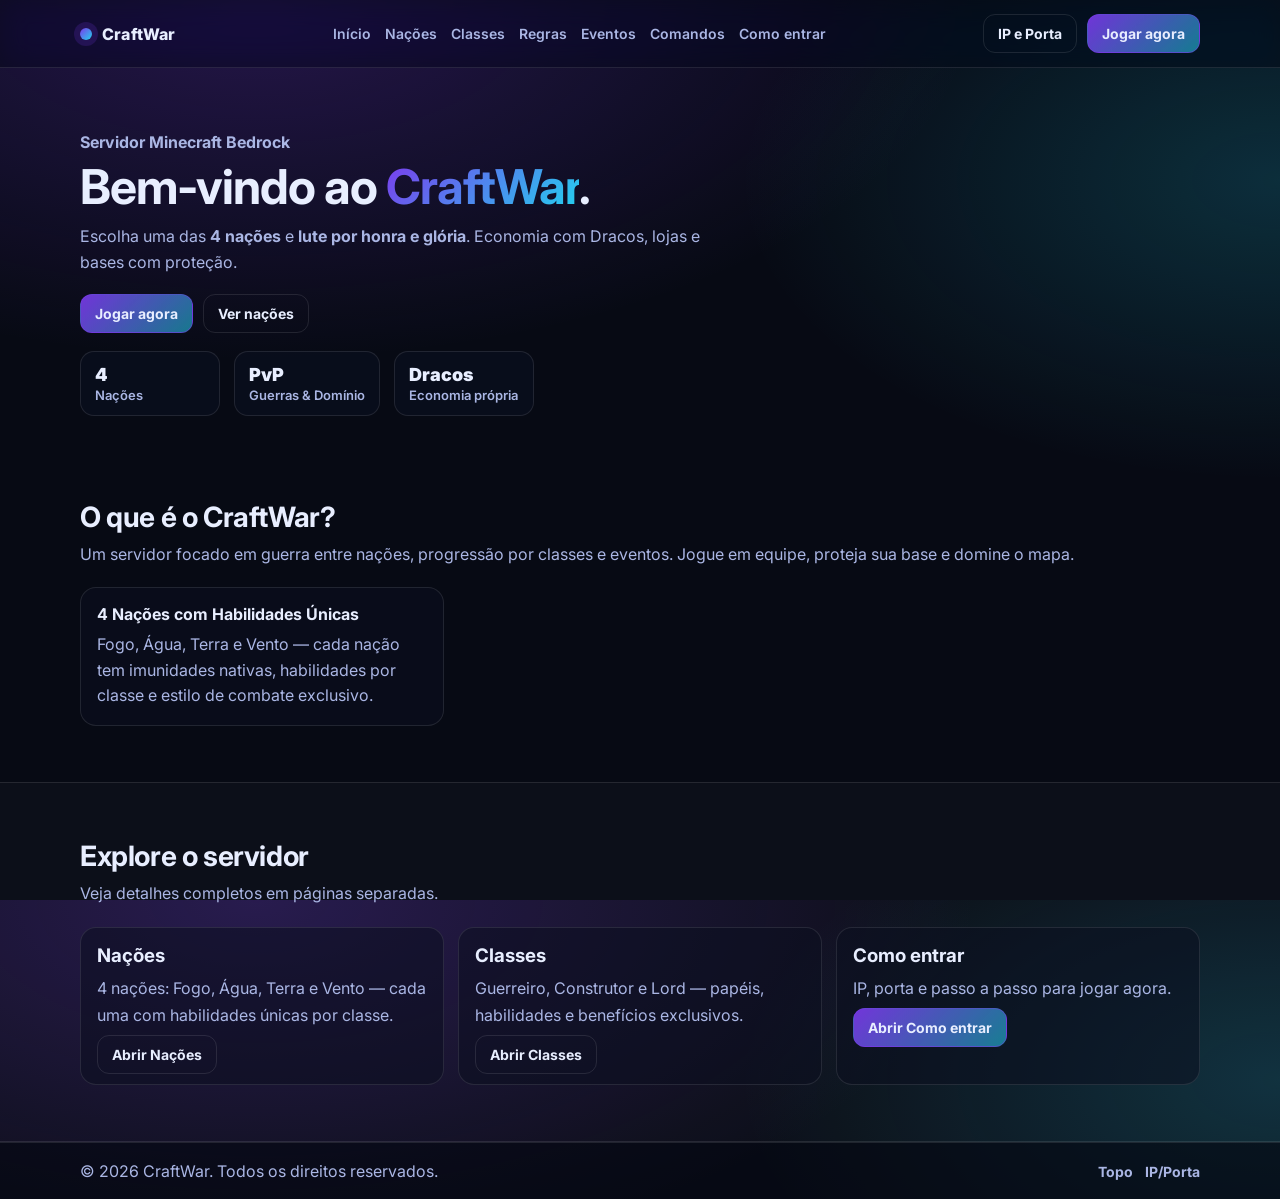
<file: index.html>
<!doctype html>
<html lang="pt-BR">

<head>
  <meta charset="utf-8" />
  <meta name="viewport" content="width=device-width,initial-scale=1" />
  <meta name="theme-color" content="#0b1020" />
  <title>CraftWar — Servidor Bedrock</title>
  <meta name="description" content="CraftWar — Escolha sua nação e lute por honra e glória." />
  <link rel="preconnect" href="https://fonts.googleapis.com" />
  <link rel="preconnect" href="https://fonts.gstatic.com" crossorigin />
  <link href="https://fonts.googleapis.com/css2?family=Inter:wght@400;500;600;700;800&display=swap" rel="stylesheet" />
  <link rel="stylesheet" href="./_css/styles.css" />
</head>

<body>
  <header class="header" id="topo">
    <div class="container header__inner">
      <a class="brand" href="#topo" aria-label="CraftWar">
        <span class="brand__mark" aria-hidden="true"></span>
        <span class="brand__text">CraftWar</span>
      </a>

      <nav class="nav" aria-label="Navegação">
        <a class="nav__link" href="./index.html">Início</a>
        <a class="nav__link" href="./nacoes.html">Nações</a>
        <a class="nav__link" href="./classes.html">Classes</a>
        <a class="nav__link" href="./regras.html">Regras</a>
        <a class="nav__link" href="./eventos.html">Eventos</a>
        <a class="nav__link" href="./comandos.html">Comandos</a>
        <a class="nav__link" href="./como-entrar.html">Como entrar</a>
      </nav>

      <button class="menuBtn" type="button" id="menuBtn" aria-label="Abrir menu" aria-haspopup="dialog"
        aria-controls="drawer" aria-expanded="false">☰</button>

      <div class="header__cta">
        <a class="btn btn--ghost" href="./como-entrar.html">IP e Porta</a>
        <a class="btn btn--primary" href="./como-entrar.html">Jogar agora</a>
      </div>
    </div>
  </header>

  <div class="drawer" id="drawer" aria-hidden="true">
    <div class="drawer__backdrop" id="drawerBackdrop"></div>
    <aside class="drawer__panel" role="dialog" aria-modal="true" aria-label="Menu">
      <div class="drawer__head">
        <div class="drawer__title">CraftWar</div>
        <button class="drawer__close" type="button" id="drawerClose" aria-label="Fechar menu">✕</button>
      </div>
      <nav class="drawer__nav" aria-label="Navegação mobile">
        <a class="drawer__link" href="./index.html">Início</a>
        <a class="drawer__link" href="./nacoes.html">Nações</a>
        <a class="drawer__link" href="./classes.html">Classes</a>
        <a class="drawer__link" href="./regras.html">Regras</a>
        <a class="drawer__link" href="./eventos.html">Eventos</a>
        <a class="drawer__link" href="./comandos.html">Comandos</a>
        <a class="drawer__link" href="./como-entrar.html">Como entrar</a>
      </nav>
      <div class="drawer__cta">
        <a class="btn btn--primary btn--wide" href="./como-entrar.html">Jogar agora</a>
        <a class="btn btn--ghost btn--wide" href="./como-entrar.html">IP e Porta</a>
      </div>
    </aside>
  </div>

  <main>
    <section class="hero">
      <div class="container hero__grid">
        <div class="hero__content">
          <p class="kicker">Servidor Minecraft Bedrock</p>
          <h1 class="hero__title">Bem-vindo ao <span class="grad">CraftWar</span>.</h1>
          <p class="hero__subtitle">Escolha uma das <strong>4 nações</strong> e <strong>lute por honra e glória</strong>. Economia com Dracos, lojas e bases com proteção.</p>

          <div class="hero__buttons">
            <a class="btn btn--primary" href="./como-entrar.html">Jogar agora</a>
            <a class="btn btn--ghost" href="./nacoes.html">Ver nações</a>
          </div>

          <div class="stats" aria-label="Destaques do servidor">
            <div class="stat">
              <div class="stat__num">4</div>
              <div class="stat__label">Nações</div>
            </div>
            <div class="stat">
              <div class="stat__num">PvP</div>
              <div class="stat__label">Guerras & Domínio</div>
            </div>
            <div class="stat">
              <div class="stat__num">Dracos</div>
              <div class="stat__label">Economia própria</div>
            </div>
          </div>
        </div>
      </div>
      <div class="hero__bg" aria-hidden="true"></div>
    </section>

    <section class="section" id="sobre">
      <div class="container">
        <div class="section__head">
          <h2>O que é o CraftWar?</h2>
          <p>Um servidor focado em guerra entre nações, progressão por classes e eventos. Jogue em equipe, proteja sua base e domine o mapa.</p>
        </div>

        <div class="features">
          <!-- <article class="feature">
            <h3>Economia com Dracos</h3>
            <p>Ganhe Dracos jogando, vendendo e participando de eventos. Gerencie tudo pelo <strong>Painel Web</strong> — veja saldo e histórico de qualquer lugar.</p>
          </article> -->
          <article class="feature">
            <h3>4 Nações com Habilidades Únicas</h3>
            <p>Fogo, Água, Terra e Vento — cada nação tem imunidades nativas, habilidades por classe e estilo de combate exclusivo.</p>
          </article>
          <!-- <article class="feature">
            <h3>Serviço VIP — Seguro de Itens</h3>
            <p>Perdeu seus itens para um bug ou lava? O servidor salva backups do seu inventário. Um ADM pode restaurar até 24h atrás, com segurança total.</p>
          </article> -->
        </div>
      </div>
    </section>

    <section class="section section--dark" aria-label="Atalhos">
      <div class="container">
        <div class="section__head">
          <h2>Explore o servidor</h2>
          <p>Veja detalhes completos em páginas separadas.</p>
        </div>

        <div class="grid3">
          <article class="event">
            <h3>Nações</h3>
            <p>4 nações: Fogo, Água, Terra e Vento — cada uma com habilidades únicas por classe.</p>
            <p style="margin-top:12px"><a class="btn btn--ghost" href="./nacoes.html">Abrir Nações</a></p>
          </article>
          <article class="event">
            <h3>Classes</h3>
            <p>Guerreiro, Construtor e Lord — papéis, habilidades e benefícios exclusivos.</p>
            <p style="margin-top:12px"><a class="btn btn--ghost" href="./classes.html">Abrir Classes</a></p>
          </article>
          <article class="event">
            <h3>Como entrar</h3>
            <p>IP, porta e passo a passo para jogar agora.</p>
            <p style="margin-top:12px"><a class="btn btn--primary" href="./como-entrar.html">Abrir Como entrar</a></p>
          </article>
        </div>
      </div>
    </section>
  </main>


  <footer class="footer">
    <div class="container footer__inner">
      <p>© <span id="year"></span> CraftWar. Todos os direitos reservados.</p>
      <div class="footer__links">
        <a href="#topo">Topo</a>
        <a href="#como-entrar">IP/Porta</a>
      </div>
    </div>
  </footer>

  <script>
    (function () {
      const drawer = document.getElementById('drawer');
      const btn = document.getElementById('menuBtn');
      const closeBtn = document.getElementById('drawerClose');
      const backdrop = document.getElementById('drawerBackdrop');

      function openDrawer() {
        drawer.classList.add('isOpen');
        drawer.setAttribute('aria-hidden', 'false');
        btn?.setAttribute('aria-expanded', 'true');
      }

      function closeDrawer() {
        drawer.classList.remove('isOpen');
        drawer.setAttribute('aria-hidden', 'true');
        btn?.setAttribute('aria-expanded', 'false');
      }

      btn?.addEventListener('click', openDrawer);
      closeBtn?.addEventListener('click', closeDrawer);
      backdrop?.addEventListener('click', closeDrawer);
      drawer?.querySelectorAll('a').forEach(a => a.addEventListener('click', closeDrawer));
      document.addEventListener('keydown', (e) => {
        if (e.key === 'Escape') closeDrawer();
      });
    })();

    const IP = 'regarding-logical.gl.at.ply.gg';
    const PORT = '7621';

    document.getElementById('year').textContent = String(new Date().getFullYear());

    const ipText = document.getElementById('ipText');
    const portText = document.getElementById('portText');
    if (ipText) ipText.textContent = IP;
    if (portText) portText.textContent = PORT;
  </script>
</body>

</html>
</file>
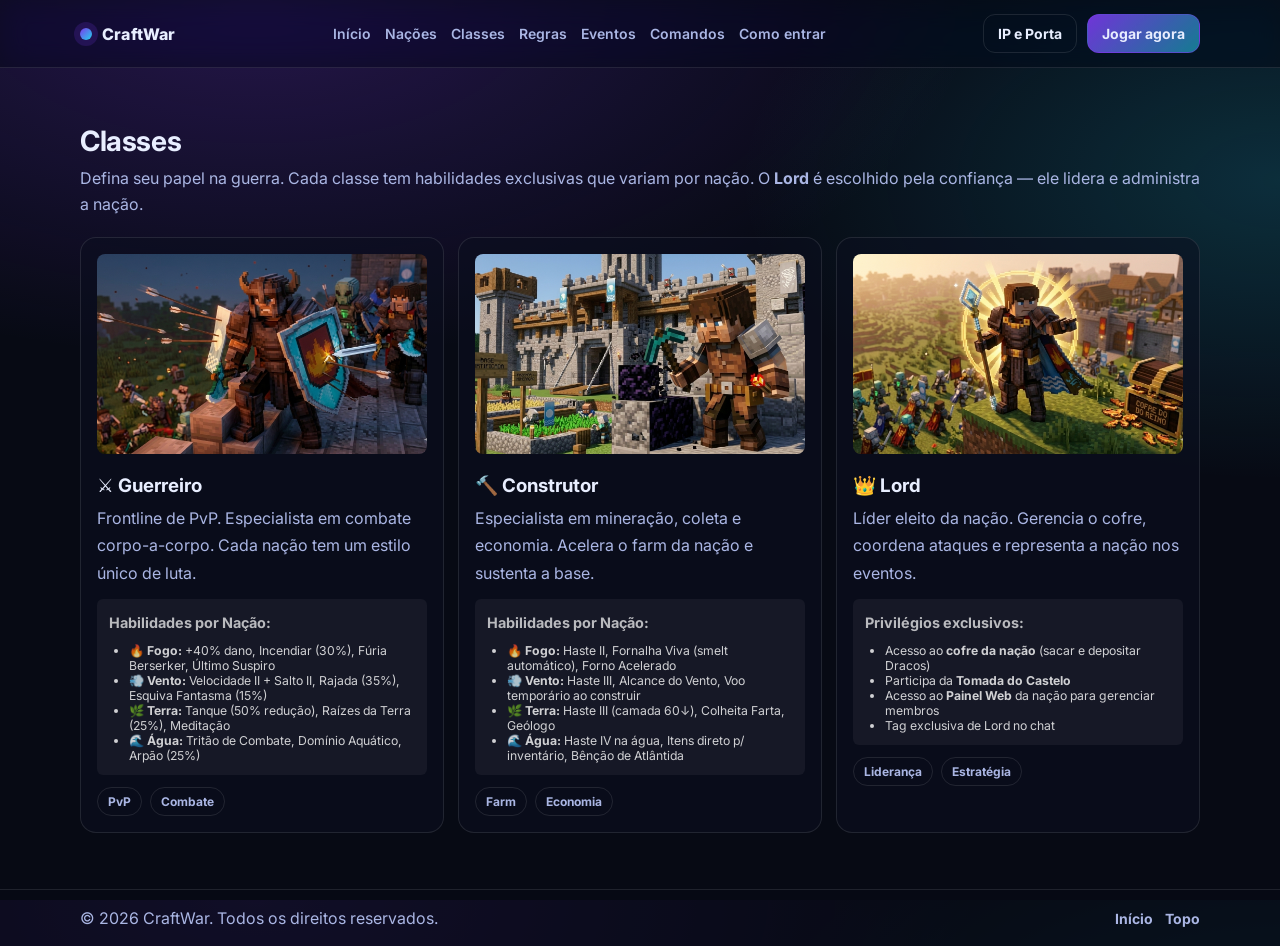
<file: classes.html>
<!doctype html>
<html lang="pt-BR">
<head>
  <meta charset="utf-8" />
  <meta name="viewport" content="width=device-width,initial-scale=1" />
  <meta name="theme-color" content="#0b1020" />
  <title>CraftWar — Classes</title>
  <meta name="description" content="CraftWar — Classes: Guerreiro, Construtor e Lord. Escolha seu papel na guerra." />
  <link rel="preconnect" href="https://fonts.googleapis.com" />
  <link rel="preconnect" href="https://fonts.gstatic.com" crossorigin />
  <link href="https://fonts.googleapis.com/css2?family=Inter:wght@400;500;600;700;800&display=swap" rel="stylesheet" />
  <link rel="stylesheet" href="./_css/styles.css" />
</head>
<body>
  <header class="header" id="topo">
    <div class="container header__inner">
      <a class="brand" href="./index.html" aria-label="CraftWar">
        <span class="brand__mark" aria-hidden="true"></span>
        <span class="brand__text">CraftWar</span>
      </a>
      <nav class="nav" aria-label="Navegação">
        <a class="nav__link" href="./index.html">Início</a>
        <a class="nav__link" href="./nacoes.html">Nações</a>
        <a class="nav__link" href="./classes.html">Classes</a>
        <a class="nav__link" href="./regras.html">Regras</a>
        <a class="nav__link" href="./eventos.html">Eventos</a>
        <a class="nav__link" href="./comandos.html">Comandos</a>
        <a class="nav__link" href="./como-entrar.html">Como entrar</a>
      </nav>
      <button class="menuBtn" type="button" id="menuBtn" aria-label="Abrir menu" aria-haspopup="dialog" aria-controls="drawer" aria-expanded="false">☰</button>
      <div class="header__cta">
        <a class="btn btn--ghost" href="./como-entrar.html">IP e Porta</a>
        <a class="btn btn--primary" href="./como-entrar.html">Jogar agora</a>
      </div>
    </div>
  </header>

  <div class="drawer" id="drawer" aria-hidden="true">
    <div class="drawer__backdrop" id="drawerBackdrop"></div>
    <aside class="drawer__panel" role="dialog" aria-modal="true" aria-label="Menu">
      <div class="drawer__head">
        <div class="drawer__title">CraftWar</div>
        <button class="drawer__close" type="button" id="drawerClose" aria-label="Fechar menu">✕</button>
      </div>
      <nav class="drawer__nav" aria-label="Navegação mobile">
        <a class="drawer__link" href="./index.html">Início</a>
        <a class="drawer__link" href="./nacoes.html">Nações</a>
        <a class="drawer__link" href="./classes.html">Classes</a>
        <a class="drawer__link" href="./regras.html">Regras</a>
        <a class="drawer__link" href="./eventos.html">Eventos</a>
        <a class="drawer__link" href="./comandos.html">Comandos</a>
        <a class="drawer__link" href="./como-entrar.html">Como entrar</a>
      </nav>
      <div class="drawer__cta">
        <a class="btn btn--primary btn--wide" href="./como-entrar.html">Jogar agora</a>
        <a class="btn btn--ghost btn--wide" href="./como-entrar.html">IP e Porta</a>
      </div>
    </aside>
  </div>

  <main>
    <section class="section">
      <div class="container">
        <div class="section__head">
          <h2>Classes</h2>
          <p>Defina seu papel na guerra. Cada classe tem habilidades exclusivas que variam por nação. O <strong>Lord</strong> é escolhido pela confiança — ele lidera e administra a nação.</p>
        </div>

        <div class="grid3">
          <!-- GUERREIRO -->
          <article class="classCard">
            <img src="./_img/classe_guerreiro.png" alt="Guerreiro"
              style="width: 100%; height: 200px; object-fit: cover; border-radius: 8px; margin-bottom: 16px;" />
            <h3>⚔️ Guerreiro</h3>
            <p>Frontline de PvP. Especialista em combate corpo-a-corpo. Cada nação tem um estilo único de luta.</p>
            <div style="background: rgba(255,255,255,0.05); padding: 12px; border-radius: 6px; margin-top: 12px; font-size: 0.9em;">
              <p style="margin: 0 0 8px 0; color: rgba(255,255,255,0.7);"><strong>Habilidades por Nação:</strong></p>
              <ul style="margin: 0; padding-left: 20px; font-size: 0.85em; color: rgba(255,255,255,0.8);">
                <li><strong>🔥 Fogo:</strong> +40% dano, Incendiar (30%), Fúria Berserker, Último Suspiro</li>
                <li><strong>💨 Vento:</strong> Velocidade II + Salto II, Rajada (35%), Esquiva Fantasma (15%)</li>
                <li><strong>🌿 Terra:</strong> Tanque (50% redução), Raízes da Terra (25%), Meditação</li>
                <li><strong>🌊 Água:</strong> Tritão de Combate, Domínio Aquático, Arpão (25%)</li>
                <!-- <li><strong>🌑 Sombras:</strong> Toque de Wither (20%), Manto da Noite, Peso de Sombras</li> -->
              </ul>
            </div>
            <div class="tagRow" style="margin-top: 12px;">
              <span class="tag">PvP</span>
              <span class="tag">Combate</span>
            </div>
          </article>

          <!-- CONSTRUTOR -->
          <article class="classCard">
            <img src="./_img/classe_construtor.png" alt="Construtor"
              style="width: 100%; height: 200px; object-fit: cover; border-radius: 8px; margin-bottom: 16px;" />
            <h3>🔨 Construtor</h3>
            <p>Especialista em mineração, coleta e economia. Acelera o farm da nação e sustenta a base.</p>
            <div style="background: rgba(255,255,255,0.05); padding: 12px; border-radius: 6px; margin-top: 12px; font-size: 0.9em;">
              <p style="margin: 0 0 8px 0; color: rgba(255,255,255,0.7);"><strong>Habilidades por Nação:</strong></p>
              <ul style="margin: 0; padding-left: 20px; font-size: 0.85em; color: rgba(255,255,255,0.8);">
                <li><strong>🔥 Fogo:</strong> Haste II, Fornalha Viva (smelt automático), Forno Acelerado</li>
                <li><strong>💨 Vento:</strong> Haste III, Alcance do Vento, Voo temporário ao construir</li>
                <li><strong>🌿 Terra:</strong> Haste III (camada 60↓), Colheita Farta, Geólogo</li>
                <li><strong>🌊 Água:</strong> Haste IV na água, Itens direto p/ inventário, Bênção de Atlântida</li>
                <!-- <li><strong>🌑 Sombras:</strong> Haste III, Tesouros no Deepslate, Mineração silenciosa</li> -->
              </ul>
            </div>
            <div class="tagRow" style="margin-top: 12px;">
              <span class="tag">Farm</span>
              <span class="tag">Economia</span>
            </div>
          </article>

          <!-- LORD -->
          <article class="classCard">
            <img src="./_img/classe_lord.png" alt="Lord"
              style="width: 100%; height: 200px; object-fit: cover; border-radius: 8px; margin-bottom: 16px;" />
            <h3>👑 Lord</h3>
            <p>Líder eleito da nação. Gerencia o cofre, coordena ataques e representa a nação nos eventos.</p>
            <div style="background: rgba(255,255,255,0.05); padding: 12px; border-radius: 6px; margin-top: 12px; font-size: 0.9em;">
              <p style="margin: 0 0 8px 0; color: rgba(255,255,255,0.7);"><strong>Privilégios exclusivos:</strong></p>
              <ul style="margin: 0; padding-left: 20px; font-size: 0.85em; color: rgba(255,255,255,0.8);">
                <li>Acesso ao <strong>cofre da nação</strong> (sacar e depositar Dracos)</li>
                <li>Participa da <strong>Tomada do Castelo</strong></li>
                <li>Acesso ao <strong>Painel Web</strong> da nação para gerenciar membros</li>
                <li>Tag exclusiva de Lord no chat</li>
              </ul>
            </div>
            <div class="tagRow" style="margin-top: 12px;">
              <span class="tag">Liderança</span>
              <span class="tag">Estratégia</span>
            </div>
          </article>
        </div>

        <!-- SOMBRAS especial 
        <div style="margin-top: 40px; background: rgba(155, 89, 182, 0.08); border: 1px solid rgba(155,89,182,0.25); border-radius: 12px; padding: 24px;">
          <h3 style="color: #9b59b6; margin-top: 0;">🌑 Nação das Sombras — Subclasses Exclusivas</h3>
          <p style="color: rgba(255,255,255,0.7); font-size: 0.9em; margin-bottom: 16px;">A Nação das Sombras possui 5 subclasses únicas com habilidades independentes. Veja a página de Nações para detalhes completos.</p>
          <div style="display: flex; flex-wrap: wrap; gap: 12px; font-size: 0.9em;">
            <span style="background: rgba(155,89,182,0.2); border: 1px solid rgba(155,89,182,0.4); padding: 6px 14px; border-radius: 20px;">🗡️ Titã da Noite (Tank)</span>
            <span style="background: rgba(155,89,182,0.2); border: 1px solid rgba(155,89,182,0.4); padding: 6px 14px; border-radius: 20px;">🌙 Lâmina Fantasma (Assassino)</span>
            <span style="background: rgba(155,89,182,0.2); border: 1px solid rgba(155,89,182,0.4); padding: 6px 14px; border-radius: 20px;">🏹 Rastreador Sombrio (Arqueiro)</span>
            <span style="background: rgba(155,89,182,0.2); border: 1px solid rgba(155,89,182,0.4); padding: 6px 14px; border-radius: 20px;">⚔️ Guerreiro das Sombras</span>
            <span style="background: rgba(155,89,182,0.2); border: 1px solid rgba(155,89,182,0.4); padding: 6px 14px; border-radius: 20px;">⛏️ Construtor Sombrio</span>
          </div>
          <p style="margin-top: 14px;">
            <a class="btn btn--ghost" href="./nacoes.html#sombras">Ver Nação das Sombras</a>
          </p>
        </div>
        -->

      </div>
    </section>
  </main>

  <footer class="footer">
    <div class="container footer__inner">
      <p>© <span id="year"></span> CraftWar. Todos os direitos reservados.</p>
      <div class="footer__links">
        <a href="./index.html">Início</a>
        <a href="#topo">Topo</a>
      </div>
    </div>
  </footer>

  <script>
    (function () {
      const drawer = document.getElementById('drawer');
      const btn = document.getElementById('menuBtn');
      const closeBtn = document.getElementById('drawerClose');
      const backdrop = document.getElementById('drawerBackdrop');
      function openDrawer() { drawer.classList.add('isOpen'); drawer.setAttribute('aria-hidden', 'false'); btn?.setAttribute('aria-expanded', 'true'); }
      function closeDrawer() { drawer.classList.remove('isOpen'); drawer.setAttribute('aria-hidden', 'true'); btn?.setAttribute('aria-expanded', 'false'); }
      btn?.addEventListener('click', openDrawer);
      closeBtn?.addEventListener('click', closeDrawer);
      backdrop?.addEventListener('click', closeDrawer);
      drawer?.querySelectorAll('a').forEach(a => a.addEventListener('click', closeDrawer));
      document.addEventListener('keydown', (e) => { if (e.key === 'Escape') closeDrawer(); });
    })();
    document.getElementById('year').textContent = String(new Date().getFullYear());
  </script>
</body>
</html>
</file>
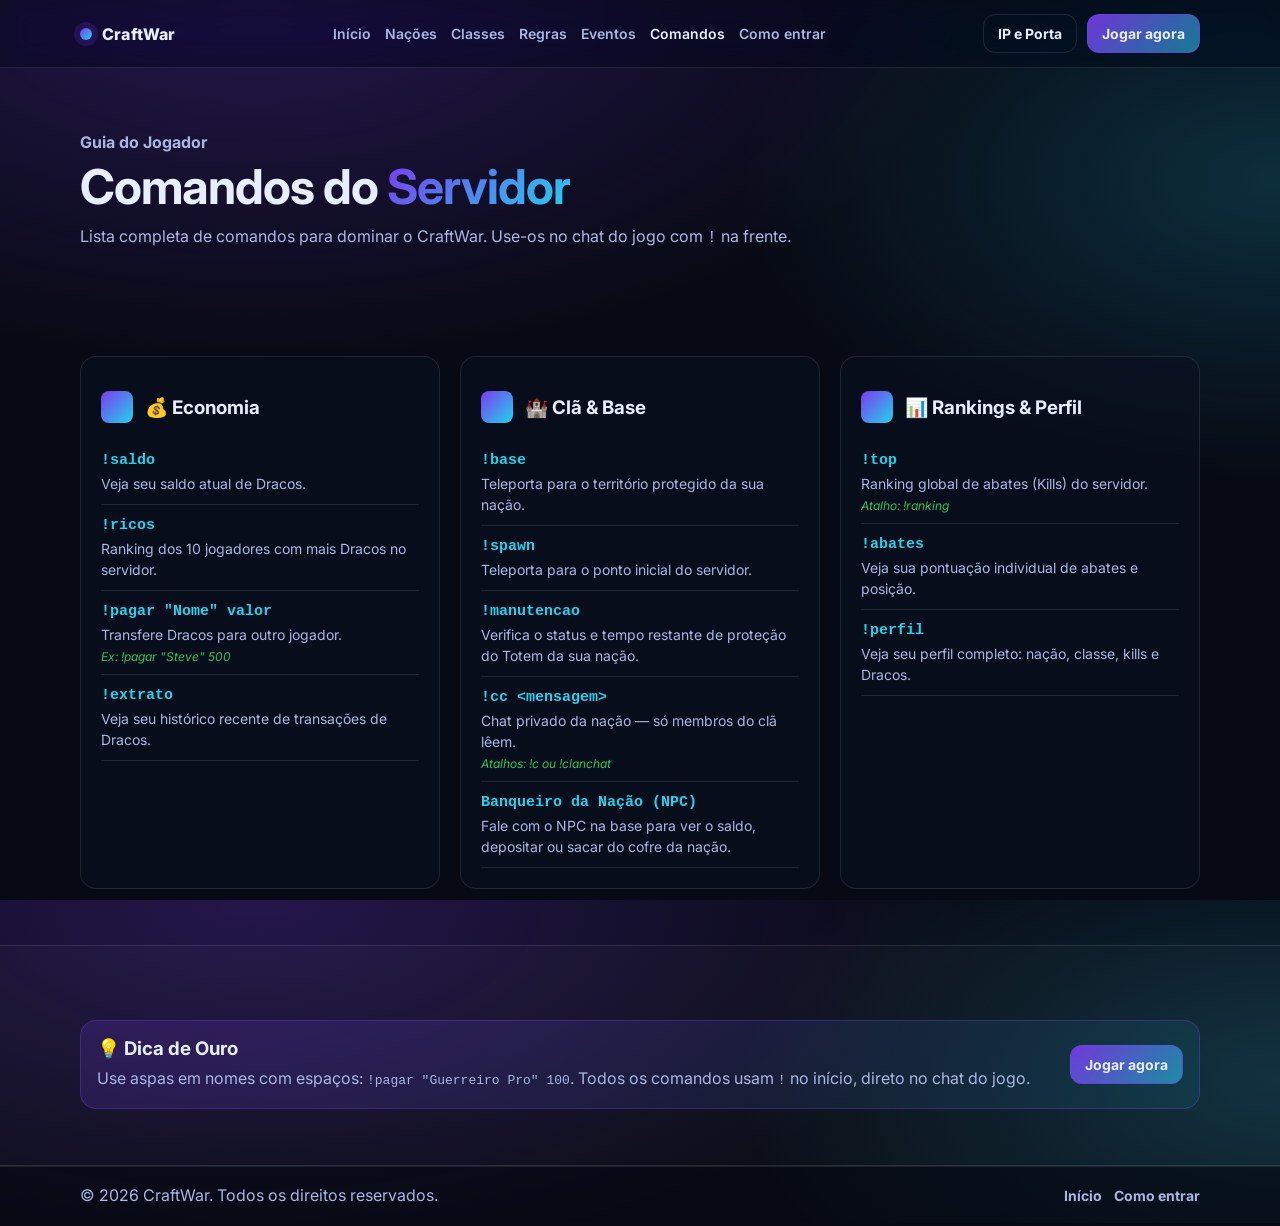
<file: comandos.html>
<!doctype html>
<html lang="pt-BR">
<head>
    <meta charset="utf-8" />
    <meta name="viewport" content="width=device-width,initial-scale=1" />
    <meta name="theme-color" content="#0b1020" />
    <title>Comandos — CraftWar</title>
    <meta name="description" content="Lista completa de comandos do servidor CraftWar — Economia, Clã, Ranking e VIP." />
    <link rel="preconnect" href="https://fonts.googleapis.com" />
    <link rel="preconnect" href="https://fonts.gstatic.com" crossorigin />
    <link href="https://fonts.googleapis.com/css2?family=Inter:wght@400;500;600;700;800&display=swap" rel="stylesheet" />
    <link rel="stylesheet" href="./_css/styles.css" />
    <style>
        .cmd-grid {
            display: grid;
            grid-template-columns: repeat(auto-fit, minmax(300px, 1fr));
            gap: 20px;
            margin-top: 30px;
        }
        .cmd-card {
            background: rgba(11, 16, 32, 0.6);
            border: 1px solid var(--line);
            border-radius: var(--radius);
            padding: 20px;
            transition: transform 0.2s ease;
        }
        .cmd-card:hover { transform: translateY(-4px); border-color: var(--brand); }
        .cmd-header { display: flex; align-items: center; gap: 12px; margin-bottom: 15px; }
        .cmd-icon { width: 32px; height: 32px; background: linear-gradient(135deg, var(--brand), var(--brand2)); border-radius: 8px; }
        .cmd-list { display: grid; gap: 12px; }
        .cmd-item { border-bottom: 1px solid var(--line); padding-bottom: 10px; }
        .cmd-name { display: block; font-family: ui-monospace, SFMono-Regular, Menlo, Monaco, Consolas, monospace; color: var(--brand2); font-weight: 700; font-size: 15px; margin-bottom: 4px; }
        .cmd-desc { font-size: 14px; color: var(--muted); line-height: 1.5; }
        .cmd-example { display: block; margin-top: 4px; font-size: 12px; color: var(--ok); font-style: italic; }
        .cmd-card.vip { border-color: rgba(255, 193, 7, 0.4); background: rgba(255, 193, 7, 0.05); }
        .cmd-card.vip .cmd-icon { background: linear-gradient(135deg, #f1c40f, #e67e22); }
    </style>
</head>
<body>
    <header class="header" id="topo">
        <div class="container header__inner">
            <a class="brand" href="./index.html" aria-label="CraftWar">
                <span class="brand__mark" aria-hidden="true"></span>
                <span class="brand__text">CraftWar</span>
            </a>
            <nav class="nav" aria-label="Navegação">
                <a class="nav__link" href="./index.html">Início</a>
                <a class="nav__link" href="./nacoes.html">Nações</a>
                <a class="nav__link" href="./classes.html">Classes</a>
                <a class="nav__link" href="./regras.html">Regras</a>
                <a class="nav__link" href="./eventos.html">Eventos</a>
                <a class="nav__link" href="./comandos.html" style="color:var(--text)">Comandos</a>
                <a class="nav__link" href="./como-entrar.html">Como entrar</a>
            </nav>
            <button class="menuBtn" type="button" id="menuBtn" aria-label="Abrir menu" aria-haspopup="dialog" aria-controls="drawer" aria-expanded="false">☰</button>
            <div class="header__cta">
                <a class="btn btn--ghost" href="./como-entrar.html">IP e Porta</a>
                <a class="btn btn--primary" href="./como-entrar.html">Jogar agora</a>
            </div>
        </div>
    </header>

    <div class="drawer" id="drawer" aria-hidden="true">
        <div class="drawer__backdrop" id="drawerBackdrop"></div>
        <aside class="drawer__panel" role="dialog" aria-modal="true" aria-label="Menu">
            <div class="drawer__head">
                <div class="drawer__title">CraftWar</div>
                <button class="drawer__close" type="button" id="drawerClose" aria-label="Fechar menu">✕</button>
            </div>
            <nav class="drawer__nav">
                <a class="drawer__link" href="./index.html">Início</a>
                <a class="drawer__link" href="./nacoes.html">Nações</a>
                <a class="drawer__link" href="./classes.html">Classes</a>
                <a class="drawer__link" href="./regras.html">Regras</a>
                <a class="drawer__link" href="./eventos.html">Eventos</a>
                <a class="drawer__link" href="./comandos.html">Comandos</a>
                <a class="drawer__link" href="./como-entrar.html">Como entrar</a>
            </nav>
            <div class="drawer__cta">
                <a class="btn btn--primary btn--wide" href="./como-entrar.html">Jogar agora</a>
                <a class="btn btn--ghost btn--wide" href="./como-entrar.html">IP e Porta</a>
            </div>
        </aside>
    </div>

    <main>
        <section class="hero" style="padding-bottom: 0;">
            <div class="container">
                <p class="kicker">Guia do Jogador</p>
                <h1 class="hero__title">Comandos do <span class="grad">Servidor</span></h1>
                <p class="hero__subtitle">Lista completa de comandos para dominar o CraftWar. Use-os no chat do jogo com <code>!</code> na frente.</p>
            </div>
        </section>

        <section class="section">
            <div class="container">
                <div class="cmd-grid">

                    <!-- Economia -->
                    <div class="cmd-card">
                        <div class="cmd-header">
                            <div class="cmd-icon"></div>
                            <h3>💰 Economia</h3>
                        </div>
                        <div class="cmd-list">
                            <div class="cmd-item">
                                <span class="cmd-name">!saldo</span>
                                <span class="cmd-desc">Veja seu saldo atual de Dracos.</span>
                            </div>
                            <div class="cmd-item">
                                <span class="cmd-name">!ricos</span>
                                <span class="cmd-desc">Ranking dos 10 jogadores com mais Dracos no servidor.</span>
                            </div>
                            <div class="cmd-item">
                                <span class="cmd-name">!pagar "Nome" valor</span>
                                <span class="cmd-desc">Transfere Dracos para outro jogador.</span>
                                <span class="cmd-example">Ex: !pagar "Steve" 500</span>
                            </div>
                            <div class="cmd-item">
                                <span class="cmd-name">!extrato</span>
                                <span class="cmd-desc">Veja seu histórico recente de transações de Dracos.</span>
                            </div>
                        </div>
                    </div>

                    <!-- Clã & Base -->
                    <div class="cmd-card">
                        <div class="cmd-header">
                            <div class="cmd-icon"></div>
                            <h3>🏰 Clã & Base</h3>
                        </div>
                        <div class="cmd-list">
                            <div class="cmd-item">
                                <span class="cmd-name">!base</span>
                                <span class="cmd-desc">Teleporta para o território protegido da sua nação.</span>
                            </div>
                            <div class="cmd-item">
                                <span class="cmd-name">!spawn</span>
                                <span class="cmd-desc">Teleporta para o ponto inicial do servidor.</span>
                            </div>
                            <div class="cmd-item">
                                <span class="cmd-name">!manutencao</span>
                                <span class="cmd-desc">Verifica o status e tempo restante de proteção do Totem da sua nação.</span>
                            </div>
                            <div class="cmd-item">
                                <span class="cmd-name">!cc &lt;mensagem&gt;</span>
                                <span class="cmd-desc">Chat privado da nação — só membros do clã lêem.</span>
                                <span class="cmd-example">Atalhos: !c ou !clanchat</span>
                            </div>
                            <div class="cmd-item">
                                <span class="cmd-name">Banqueiro da Nação (NPC)</span>
                                <span class="cmd-desc">Fale com o NPC na base para ver o saldo, depositar ou sacar do cofre da nação.</span>
                            </div>
                        </div>
                    </div>

                    <!-- Rankings & Perfil -->
                    <div class="cmd-card">
                        <div class="cmd-header">
                            <div class="cmd-icon"></div>
                            <h3>📊 Rankings & Perfil</h3>
                        </div>
                        <div class="cmd-list">
                            <div class="cmd-item">
                                <span class="cmd-name">!top</span>
                                <span class="cmd-desc">Ranking global de abates (Kills) do servidor.</span>
                                <span class="cmd-example">Atalho: !ranking</span>
                            </div>
                            <div class="cmd-item">
                                <span class="cmd-name">!abates</span>
                                <span class="cmd-desc">Veja sua pontuação individual de abates e posição.</span>
                            </div>
                            <div class="cmd-item">
                                <span class="cmd-name">!perfil</span>
                                <span class="cmd-desc">Veja seu perfil completo: nação, classe, kills e Dracos.</span>
                            </div>
                        </div>
                    </div>

                    <!-- Painel Web (VIP) - Oculto até estar pronto
                    <div class="cmd-card vip">
                        <div class="cmd-header">
                            <div class="cmd-icon"></div>
                            <h3>⭐ Painel Web</h3>
                        </div>
                        <div class="cmd-list">
                            <div class="cmd-item">
                                <span class="cmd-name">!setpin [código]</span>
                                <span class="cmd-desc">Define seu PIN de acesso ao Painel Web do servidor.</span>
                                <span class="cmd-example">Ex: !setpin 1234</span>
                            </div>
                            <div class="cmd-item">
                                <span class="cmd-name">Painel Web</span>
                                <span class="cmd-desc">Acesse o painel pelo IP do servidor no navegador. Veja saldo, histórico de transações e faça transferências de Dracos online.</span>
                                <span class="cmd-example">Lords têm acesso ao painel da nação</span>
                            </div>
                        </div>
                    </div> 
                    -->

                    <!-- VIP - Recuperação de Inventário - Oculto até estar pronto
                    <div class="cmd-card vip">
                        <div class="cmd-header">
                            <div class="cmd-icon"></div>
                            <h3>💎 Serviço VIP — Recuperação de Inventário</h3>
                        </div>
                        <div class="cmd-list">
                            <div class="cmd-item">
                                <span class="cmd-name">Seguro de Itens VIP</span>
                                <span class="cmd-desc">O servidor salva uma <strong>foto do inventário</strong> periodicamente. Se perder seus itens por bug ou lava, um <strong>ADM analisa e pode restaurar</strong> o inventário de até 24h atrás.</span>
                            </div>
                            <div class="cmd-item">
                                <span class="cmd-name">Como solicitar:</span>
                                <span class="cmd-desc">Entre em contato com um Administrador descrevendo o ocorrido. O ADM verifica o histórico e decide sobre a restauração.</span>
                                <span class="cmd-example">Prevenção contra duplicação — resgate gerenciado por ADM</span>
                            </div>
                        </div>
                    </div>
                    -->

                </div>
            </div>
        </section>

        <section class="section section--dark">
            <div class="container">
                <div class="callout">
                    <div>
                        <h3>💡 Dica de Ouro</h3>
                        <p>Use aspas em nomes com espaços: <code>!pagar "Guerreiro Pro" 100</code>. Todos os comandos usam <code>!</code> no início, direto no chat do jogo.</p>
                    </div>
                    <a class="btn btn--primary" href="./como-entrar.html">Jogar agora</a>
                </div>
            </div>
        </section>
    </main>

    <footer class="footer">
        <div class="container footer__inner">
            <p>© <span id="year"></span> CraftWar. Todos os direitos reservados.</p>
            <div class="footer__links">
                <a href="./index.html">Início</a>
                <a href="./como-entrar.html">Como entrar</a>
            </div>
        </div>
    </footer>

    <script>
        (function () {
            const drawer = document.getElementById('drawer');
            const btn = document.getElementById('menuBtn');
            const closeBtn = document.getElementById('drawerClose');
            const backdrop = document.getElementById('drawerBackdrop');
            function openD() { drawer.classList.add('isOpen'); drawer.setAttribute('aria-hidden','false'); btn?.setAttribute('aria-expanded','true'); }
            function closeD() { drawer.classList.remove('isOpen'); drawer.setAttribute('aria-hidden','true'); btn?.setAttribute('aria-expanded','false'); }
            btn?.addEventListener('click', openD);
            closeBtn?.addEventListener('click', closeD);
            backdrop?.addEventListener('click', closeD);
            drawer?.querySelectorAll('a').forEach(a => a.addEventListener('click', closeD));
            document.addEventListener('keydown', e => { if (e.key === 'Escape') closeD(); });
            document.getElementById('year').textContent = String(new Date().getFullYear());
        })();
    </script>
</body>
</html>
</file>
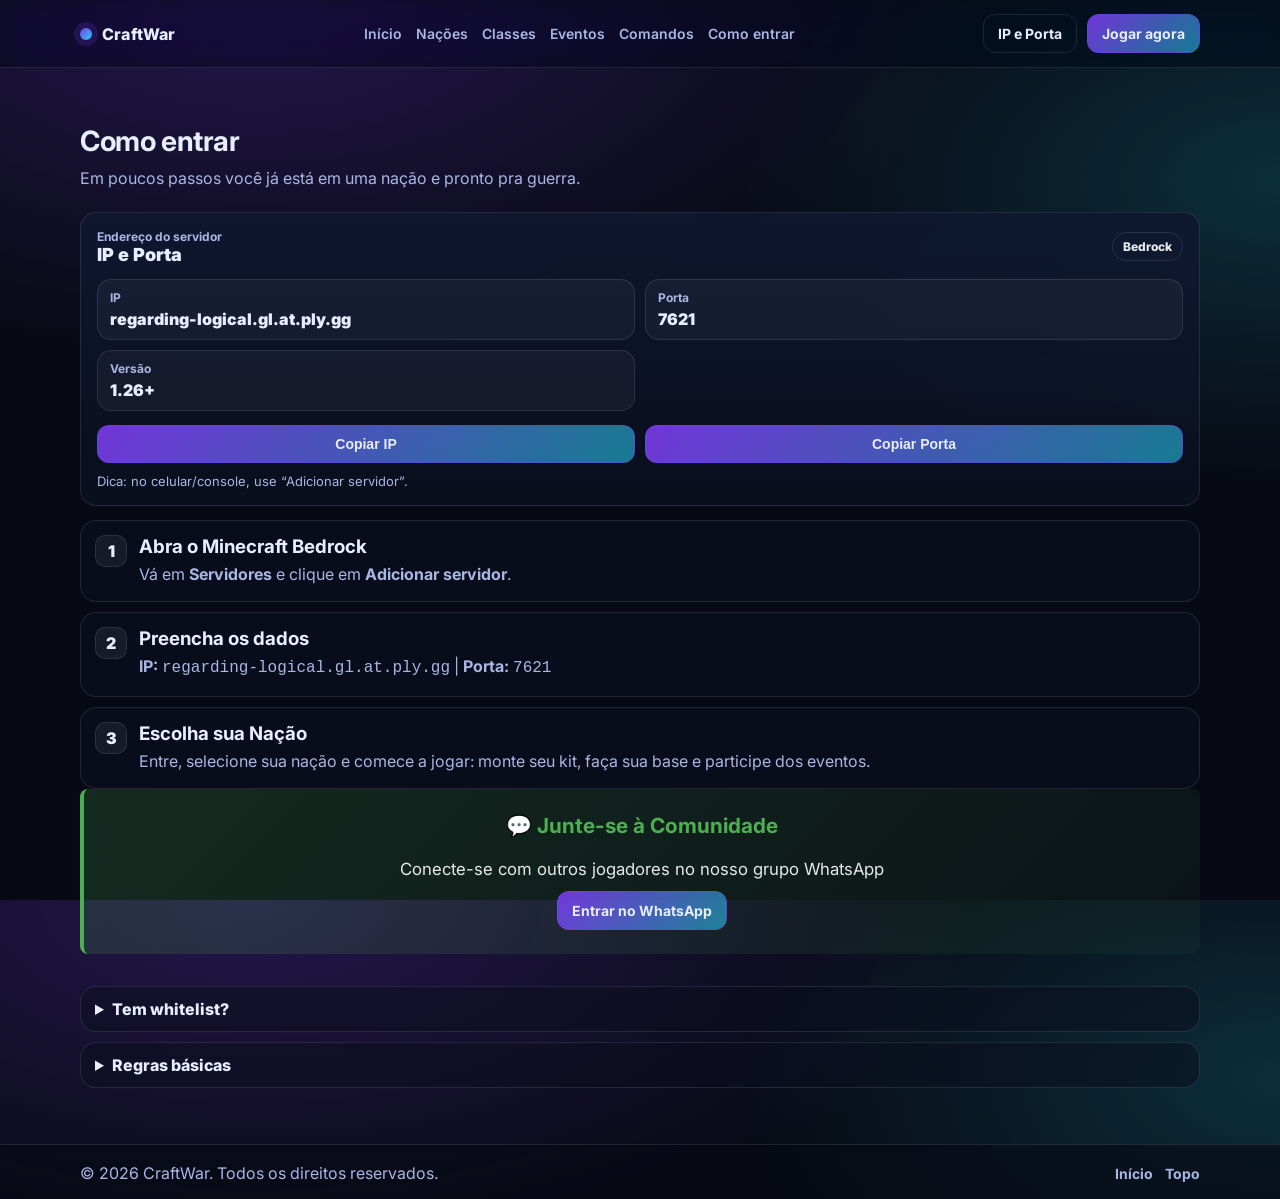
<file: como-entrar.html>
<!doctype html>
<html lang="pt-BR">

<head>
  <meta charset="utf-8" />
  <meta name="viewport" content="width=device-width,initial-scale=1" />
  <meta name="theme-color" content="#0b1020" />
  <title>CraftWar — Como entrar</title>
  <meta name="description" content="CraftWar — IP e Porta, passo a passo para jogar." />
  <link rel="preconnect" href="https://fonts.googleapis.com" />
  <link rel="preconnect" href="https://fonts.gstatic.com" crossorigin />
  <link href="https://fonts.googleapis.com/css2?family=Inter:wght@400;500;600;700;800&display=swap" rel="stylesheet" />
  <link rel="stylesheet" href="./_css/styles.css" />
</head>

<body>
  <header class="header" id="topo">
    <div class="container header__inner">
      <a class="brand" href="./index.html" aria-label="CraftWar">
        <span class="brand__mark" aria-hidden="true"></span>
        <span class="brand__text">CraftWar</span>
      </a>

      <nav class="nav" aria-label="Navegação">
        <a class="nav__link" href="./index.html">Início</a>
        <a class="nav__link" href="./nacoes.html">Nações</a>
        <a class="nav__link" href="./classes.html">Classes</a>
        <a class="nav__link" href="./eventos.html">Eventos</a>
        <a class="nav__link" href="./comandos.html">Comandos</a>
        <a class="nav__link" href="./como-entrar.html">Como entrar</a>
      </nav>

      <button class="menuBtn" type="button" id="menuBtn" aria-label="Abrir menu" aria-haspopup="dialog"
        aria-controls="drawer" aria-expanded="false">☰</button>

      <div class="header__cta">
        <a class="btn btn--ghost" href="./como-entrar.html">IP e Porta</a>
        <a class="btn btn--primary" href="./como-entrar.html">Jogar agora</a>
      </div>
    </div>
  </header>

  <div class="drawer" id="drawer" aria-hidden="true">
    <div class="drawer__backdrop" id="drawerBackdrop"></div>
    <aside class="drawer__panel" role="dialog" aria-modal="true" aria-label="Menu">
      <div class="drawer__head">
        <div class="drawer__title">CraftWar</div>
        <button class="drawer__close" type="button" id="drawerClose" aria-label="Fechar menu">✕</button>
      </div>
      <nav class="drawer__nav" aria-label="Navegação mobile">
        <a class="drawer__link" href="./index.html">Início</a>
        <a class="drawer__link" href="./nacoes.html">Nações</a>
        <a class="drawer__link" href="./classes.html">Classes</a>
        <a class="drawer__link" href="./eventos.html">Eventos</a>
        <a class="drawer__link" href="./comandos.html">Comandos</a>
        <a class="drawer__link" href="./como-entrar.html">Como entrar</a>
      </nav>
      <div class="drawer__cta">
        <a class="btn btn--primary btn--wide" href="./como-entrar.html">Jogar agora</a>
        <a class="btn btn--ghost btn--wide" href="./como-entrar.html">IP e Porta</a>
      </div>
    </aside>
  </div>

  <main>
    <section class="section">
      <div class="container">
        <div class="section__head">
          <h2>Como entrar</h2>
          <p>Em poucos passos você já está em uma nação e pronto pra guerra.</p>
        </div>

        <div class="card" style="margin-bottom:14px">
          <div class="card__top">
            <div>
              <p class="card__eyebrow">Endereço do servidor</p>
              <p class="card__title">IP e Porta</p>
            </div>
            <span class="pill">Bedrock</span>
          </div>

          <div class="card__mid">
            <div class="info">
              <p class="info__k">IP</p>
              <p class="info__v" id="ipText">regarding-logical.gl.at.ply.gg</p>
            </div>
            <div class="info">
              <p class="info__k">Porta</p>
              <p class="info__v" id="portText">7621</p>
            </div>
            <div class="info">
              <p class="info__k">Versão</p>
              <p class="info__v">1.26+</p>
            </div>
          </div>

          <div class="card__actions">
            <div class="btnRow">
              <button class="btn btn--primary" type="button" id="copyIpBtn">Copiar IP</button>
              <button class="btn btn--primary" type="button" id="copyPortBtn">Copiar Porta</button>
            </div>
          </div>

          <p class="card__hint" id="copyHint">Dica: no celular/console, use “Adicionar servidor”.</p>
        </div>

        <div class="steps">
          <div class="step">
            <div class="step__n">1</div>
            <div>
              <h3>Abra o Minecraft Bedrock</h3>
              <p>Vá em <strong>Servidores</strong> e clique em <strong>Adicionar servidor</strong>.</p>
            </div>
          </div>
          <div class="step">
            <div class="step__n">2</div>
            <div>
              <h3>Preencha os dados</h3>
              <p><strong>IP:</strong> <span class="mono">regarding-logical.gl.at.ply.gg</span> | <strong>Porta:</strong>
                <span class="mono">7621</span>
              </p>
            </div>
          </div>
          <div class="step">
            <div class="step__n">3</div>
            <div>
              <h3>Escolha sua Nação</h3>
              <p>Entre, selecione sua nação e comece a jogar: monte seu kit, faça sua base e participe dos eventos.</p>
            </div>
          </div>
        </div>

        <div
          style="background: linear-gradient(135deg, rgba(76, 175, 80, 0.2) 0%, rgba(76, 175, 80, 0.05) 100%); padding: 24px; border-radius: 8px; border-left: 4px solid #4caf50; margin-bottom: 32px; text-align: center;">
          <h3 style="color: #4caf50; margin-top: 0; font-size: 1.3em;">💬 Junte-se à Comunidade</h3>
          <p style="color: rgba(255,255,255,0.9); margin: 12px 0; font-size: 1.05em;">Conecte-se com outros jogadores no
            nosso grupo WhatsApp</p>
          <a class="btn btn--primary" href="https://chat.whatsapp.com/EvbV5ot6vOG1IM5DERW81C?mode=gi_t" target="_blank"
            style="display: inline-block;">Entrar no WhatsApp</a>
        </div>

        <div class="faq">
          <details>
            <summary>Tem whitelist?</summary>
            <p>Não. O servidor é aberto. (Se você quiser mudar isso, edite aqui.)</p>
          </details>
          <details>
            <summary>Regras básicas</summary>
            <p>Sem trapaças, sem hacks, respeite jogadores. Punições variam conforme gravidade.</p>
          </details>
        </div>
      </div>
    </section>
  </main>

  <footer class="footer">
    <div class="container footer__inner">
      <p>© <span id="year"></span> CraftWar. Todos os direitos reservados.</p>
      <div class="footer__links">
        <a href="./index.html">Início</a>
        <a href="#topo">Topo</a>
      </div>
    </div>
  </footer>

  <script>
    (function () {
      const drawer = document.getElementById('drawer');
      const btn = document.getElementById('menuBtn');
      const closeBtn = document.getElementById('drawerClose');
      const backdrop = document.getElementById('drawerBackdrop');

      function openDrawer() {
        drawer.classList.add('isOpen');
        drawer.setAttribute('aria-hidden', 'false');
        btn?.setAttribute('aria-expanded', 'true');
      }

      function closeDrawer() {
        drawer.classList.remove('isOpen');
        drawer.setAttribute('aria-hidden', 'true');
        btn?.setAttribute('aria-expanded', 'false');
      }

      btn?.addEventListener('click', openDrawer);
      closeBtn?.addEventListener('click', closeDrawer);
      backdrop?.addEventListener('click', closeDrawer);
      drawer?.querySelectorAll('a').forEach(a => a.addEventListener('click', closeDrawer));
      document.addEventListener('keydown', (e) => {
        if (e.key === 'Escape') closeDrawer();
      });
    })();

    document.getElementById('year').textContent = String(new Date().getFullYear());

    const IP = 'regarding-logical.gl.at.ply.gg';
    const PORT = '7621';

    const copyIpBtn = document.getElementById('copyIpBtn');
    const copyPortBtn = document.getElementById('copyPortBtn');
    const copyHint = document.getElementById('copyHint');

    async function copyText(value, okMsg, fallbackMsg) {
      try {
        await navigator.clipboard.writeText(value);
        copyHint.textContent = okMsg;
      } catch {
        copyHint.textContent = fallbackMsg;
      }
    }

    if (copyIpBtn) {
      copyIpBtn.addEventListener('click', async () => {
        await copyText(IP, 'IP copiado! Agora cole no campo IP.', `Não consegui copiar automaticamente. Copie manualmente: ${IP}`);
      });
    }

    if (copyPortBtn) {
      copyPortBtn.addEventListener('click', async () => {
        await copyText(PORT, 'Porta copiada! Agora cole no campo Porta.', `Não consegui copiar automaticamente. Copie manualmente: ${PORT}`);
      });
    }
  </script>
</body>

</html>
</file>
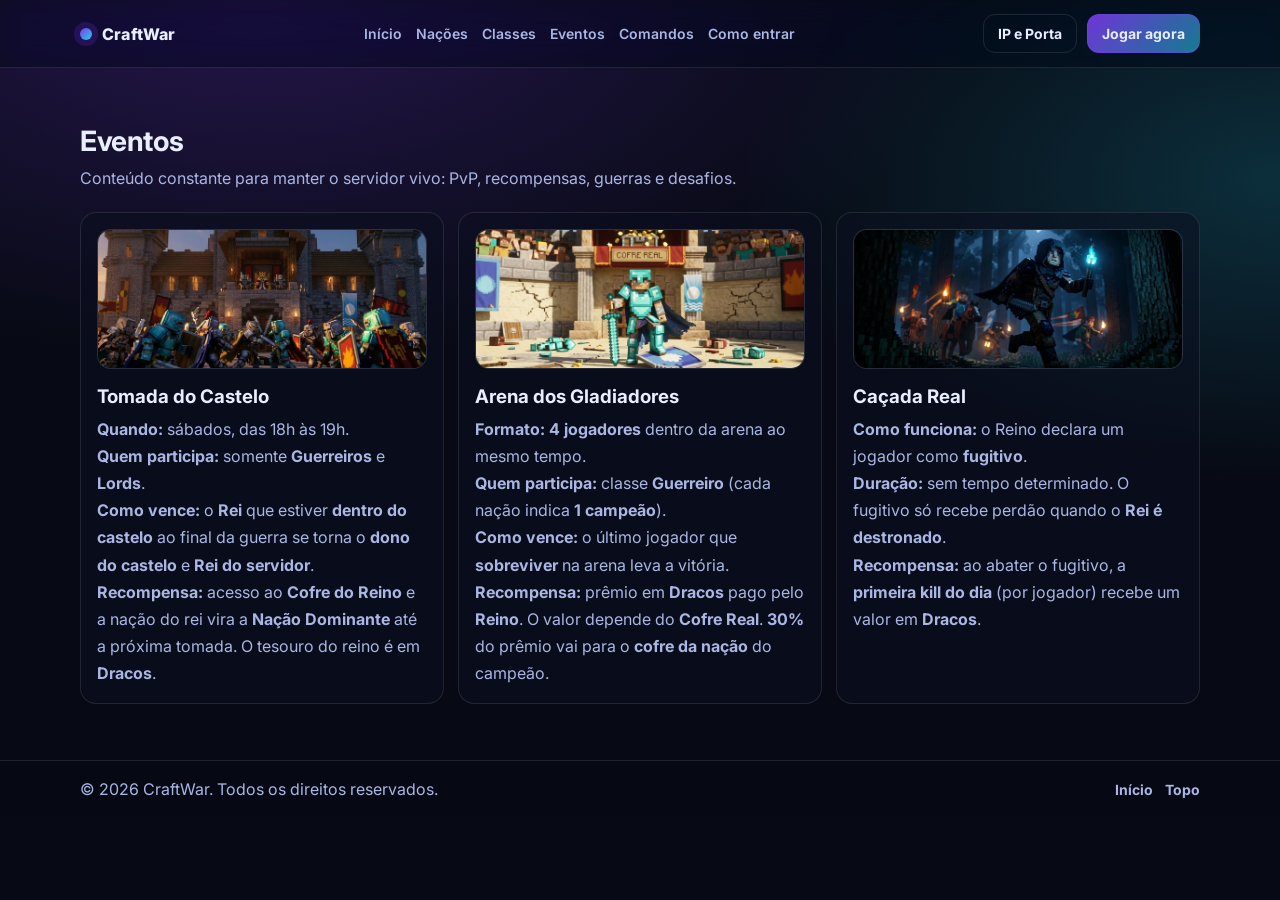
<file: eventos.html>
<!doctype html>
<html lang="pt-BR">

<head>
  <meta charset="utf-8" />
  <meta name="viewport" content="width=device-width,initial-scale=1" />
  <meta name="theme-color" content="#0b1020" />
  <title>CraftWar — Eventos</title>
  <meta name="description" content="CraftWar — Eventos: Guerra de Domínio, Arena PvP, Missões & Caçadas." />
  <link rel="preconnect" href="https://fonts.googleapis.com" />
  <link rel="preconnect" href="https://fonts.gstatic.com" crossorigin />
  <link href="https://fonts.googleapis.com/css2?family=Inter:wght@400;500;600;700;800&display=swap" rel="stylesheet" />
  <link rel="stylesheet" href="./_css/styles.css" />
</head>

<body>
  <header class="header" id="topo">
    <div class="container header__inner">
      <a class="brand" href="./index.html" aria-label="CraftWar">
        <span class="brand__mark" aria-hidden="true"></span>
        <span class="brand__text">CraftWar</span>
      </a>

      <nav class="nav" aria-label="Navegação">
        <a class="nav__link" href="./index.html">Início</a>
        <a class="nav__link" href="./nacoes.html">Nações</a>
        <a class="nav__link" href="./classes.html">Classes</a>
        <a class="nav__link" href="./eventos.html">Eventos</a>
        <a class="nav__link" href="./comandos.html">Comandos</a>
        <a class="nav__link" href="./como-entrar.html">Como entrar</a>
      </nav>

      <button class="menuBtn" type="button" id="menuBtn" aria-label="Abrir menu" aria-haspopup="dialog"
        aria-controls="drawer" aria-expanded="false">☰</button>

      <div class="header__cta">
        <a class="btn btn--ghost" href="./como-entrar.html">IP e Porta</a>
        <a class="btn btn--primary" href="./como-entrar.html">Jogar agora</a>
      </div>
    </div>
  </header>

  <div class="drawer" id="drawer" aria-hidden="true">
    <div class="drawer__backdrop" id="drawerBackdrop"></div>
    <aside class="drawer__panel" role="dialog" aria-modal="true" aria-label="Menu">
      <div class="drawer__head">
        <div class="drawer__title">CraftWar</div>
        <button class="drawer__close" type="button" id="drawerClose" aria-label="Fechar menu">✕</button>
      </div>
      <nav class="drawer__nav" aria-label="Navegação mobile">
        <a class="drawer__link" href="./index.html">Início</a>
        <a class="drawer__link" href="./nacoes.html">Nações</a>
        <a class="drawer__link" href="./classes.html">Classes</a>
        <a class="drawer__link" href="./eventos.html">Eventos</a>
        <a class="drawer__link" href="./comandos.html">Comandos</a>
        <a class="drawer__link" href="./como-entrar.html">Como entrar</a>
      </nav>
      <div class="drawer__cta">
        <a class="btn btn--primary btn--wide" href="./como-entrar.html">Jogar agora</a>
        <a class="btn btn--ghost btn--wide" href="./como-entrar.html">IP e Porta</a>
      </div>
    </aside>
  </div>

  <main>
    <section class="section">
      <div class="container">
        <div class="section__head">
          <h2>Eventos</h2>
          <p>Conteúdo constante para manter o servidor vivo: PvP, recompensas, guerras e desafios.</p>
        </div>

        <div class="grid3">
          <article class="event">
            <img class="event__img" src="./_img/evento_tomada.png" alt="Imagem do evento Tomada do Castelo"
              loading="lazy" />
            <h3>Tomada do Castelo</h3>
            <p><strong>Quando:</strong> sábados, das 18h às 19h.</p>
            <p><strong>Quem participa:</strong> somente <strong>Guerreiros</strong> e <strong>Lords</strong>.</p>
            <p><strong>Como vence:</strong> o <strong>Rei</strong> que estiver <strong>dentro do castelo</strong> ao
              final da guerra se torna o <strong>dono do castelo</strong> e <strong>Rei do servidor</strong>.</p>
            <p><strong>Recompensa:</strong> acesso ao <strong>Cofre do Reino</strong> e a nação do rei vira a
              <strong>Nação Dominante</strong> até a próxima tomada. O tesouro do reino é em <strong>Dracos</strong>.
            </p>
          </article>
          <article class="event">
            <img class="event__img" src="./_img/evento_gladiadores.png" alt="Imagem do evento Arena dos Gladiadores"
              loading="lazy" />
            <h3>Arena dos Gladiadores</h3>
            <p><strong>Formato:</strong> <strong>4 jogadores</strong> dentro da arena ao mesmo tempo.</p>
            <p><strong>Quem participa:</strong> classe <strong>Guerreiro</strong> (cada nação indica <strong>1
                campeão</strong>).</p>
            <p><strong>Como vence:</strong> o último jogador que <strong>sobreviver</strong> na arena leva a vitória.
            </p>
            <p><strong>Recompensa:</strong> prêmio em <strong>Dracos</strong> pago pelo <strong>Reino</strong>. O valor
              depende do <strong>Cofre Real</strong>. <strong>30%</strong> do prêmio vai para o <strong>cofre da
                nação</strong> do campeão.</p>
          </article>
          <article class="event">
            <img class="event__img" src="./_img/evento_cacada.png" alt="Imagem do evento Caçada Real" loading="lazy" />
            <h3>Caçada Real</h3>
            <p><strong>Como funciona:</strong> o Reino declara um jogador como <strong>fugitivo</strong>.</p>
            <p><strong>Duração:</strong> sem tempo determinado. O fugitivo só recebe perdão quando o <strong>Rei é
                destronado</strong>.</p>
            <p><strong>Recompensa:</strong> ao abater o fugitivo, a <strong>primeira kill do dia</strong> (por jogador)
              recebe um valor em <strong>Dracos</strong>.</p>
          </article>
        </div>


      </div>
    </section>
  </main>

  <footer class="footer">
    <div class="container footer__inner">
      <p>© <span id="year"></span> CraftWar. Todos os direitos reservados.</p>
      <div class="footer__links">
        <a href="./index.html">Início</a>
        <a href="#topo">Topo</a>
      </div>
    </div>
  </footer>

  <script>
    (function () {
      const drawer = document.getElementById('drawer');
      const btn = document.getElementById('menuBtn');
      const closeBtn = document.getElementById('drawerClose');
      const backdrop = document.getElementById('drawerBackdrop');

      function openDrawer() {
        drawer.classList.add('isOpen');
        drawer.setAttribute('aria-hidden', 'false');
        btn?.setAttribute('aria-expanded', 'true');
      }

      function closeDrawer() {
        drawer.classList.remove('isOpen');
        drawer.setAttribute('aria-hidden', 'true');
        btn?.setAttribute('aria-expanded', 'false');
      }

      btn?.addEventListener('click', openDrawer);
      closeBtn?.addEventListener('click', closeDrawer);
      backdrop?.addEventListener('click', closeDrawer);
      drawer?.querySelectorAll('a').forEach(a => a.addEventListener('click', closeDrawer));
      document.addEventListener('keydown', (e) => {
        if (e.key === 'Escape') closeDrawer();
      });
    })();

    document.getElementById('year').textContent = String(new Date().getFullYear());
  </script>
</body>

</html>
</file>
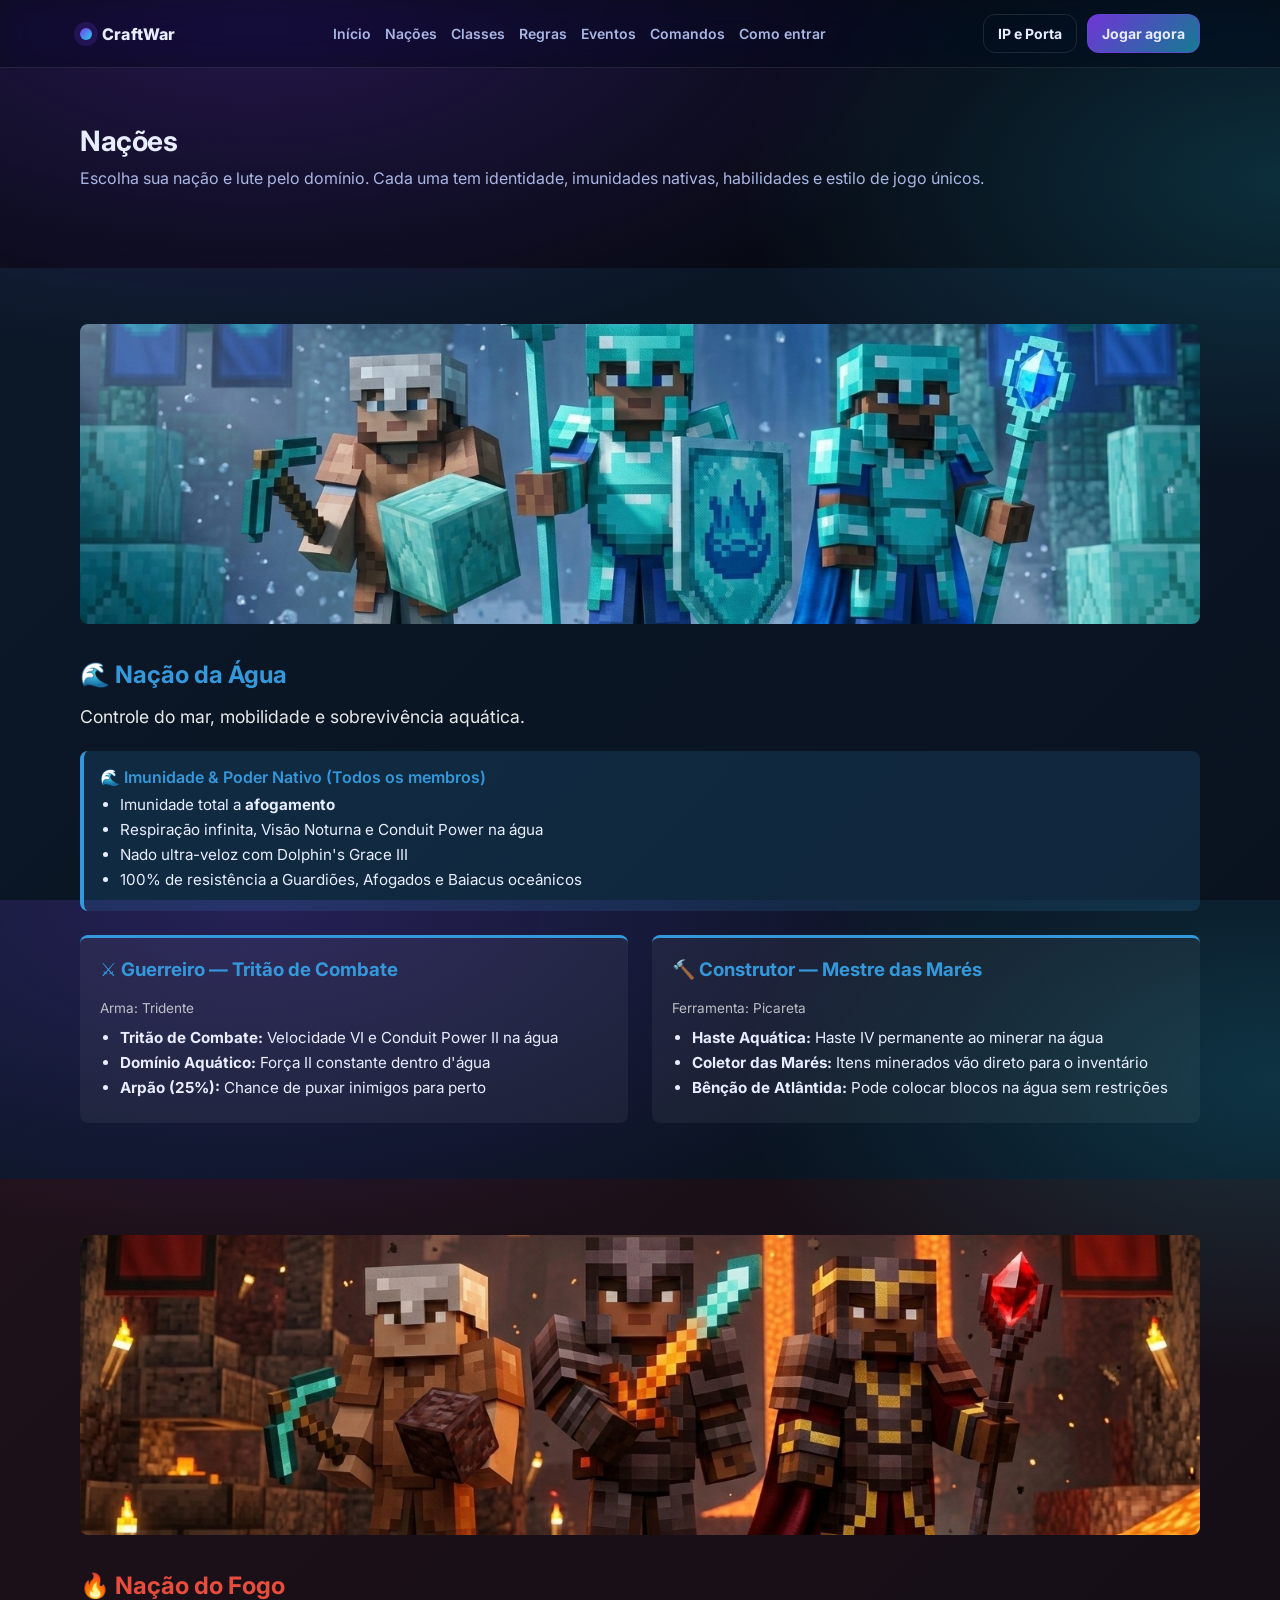
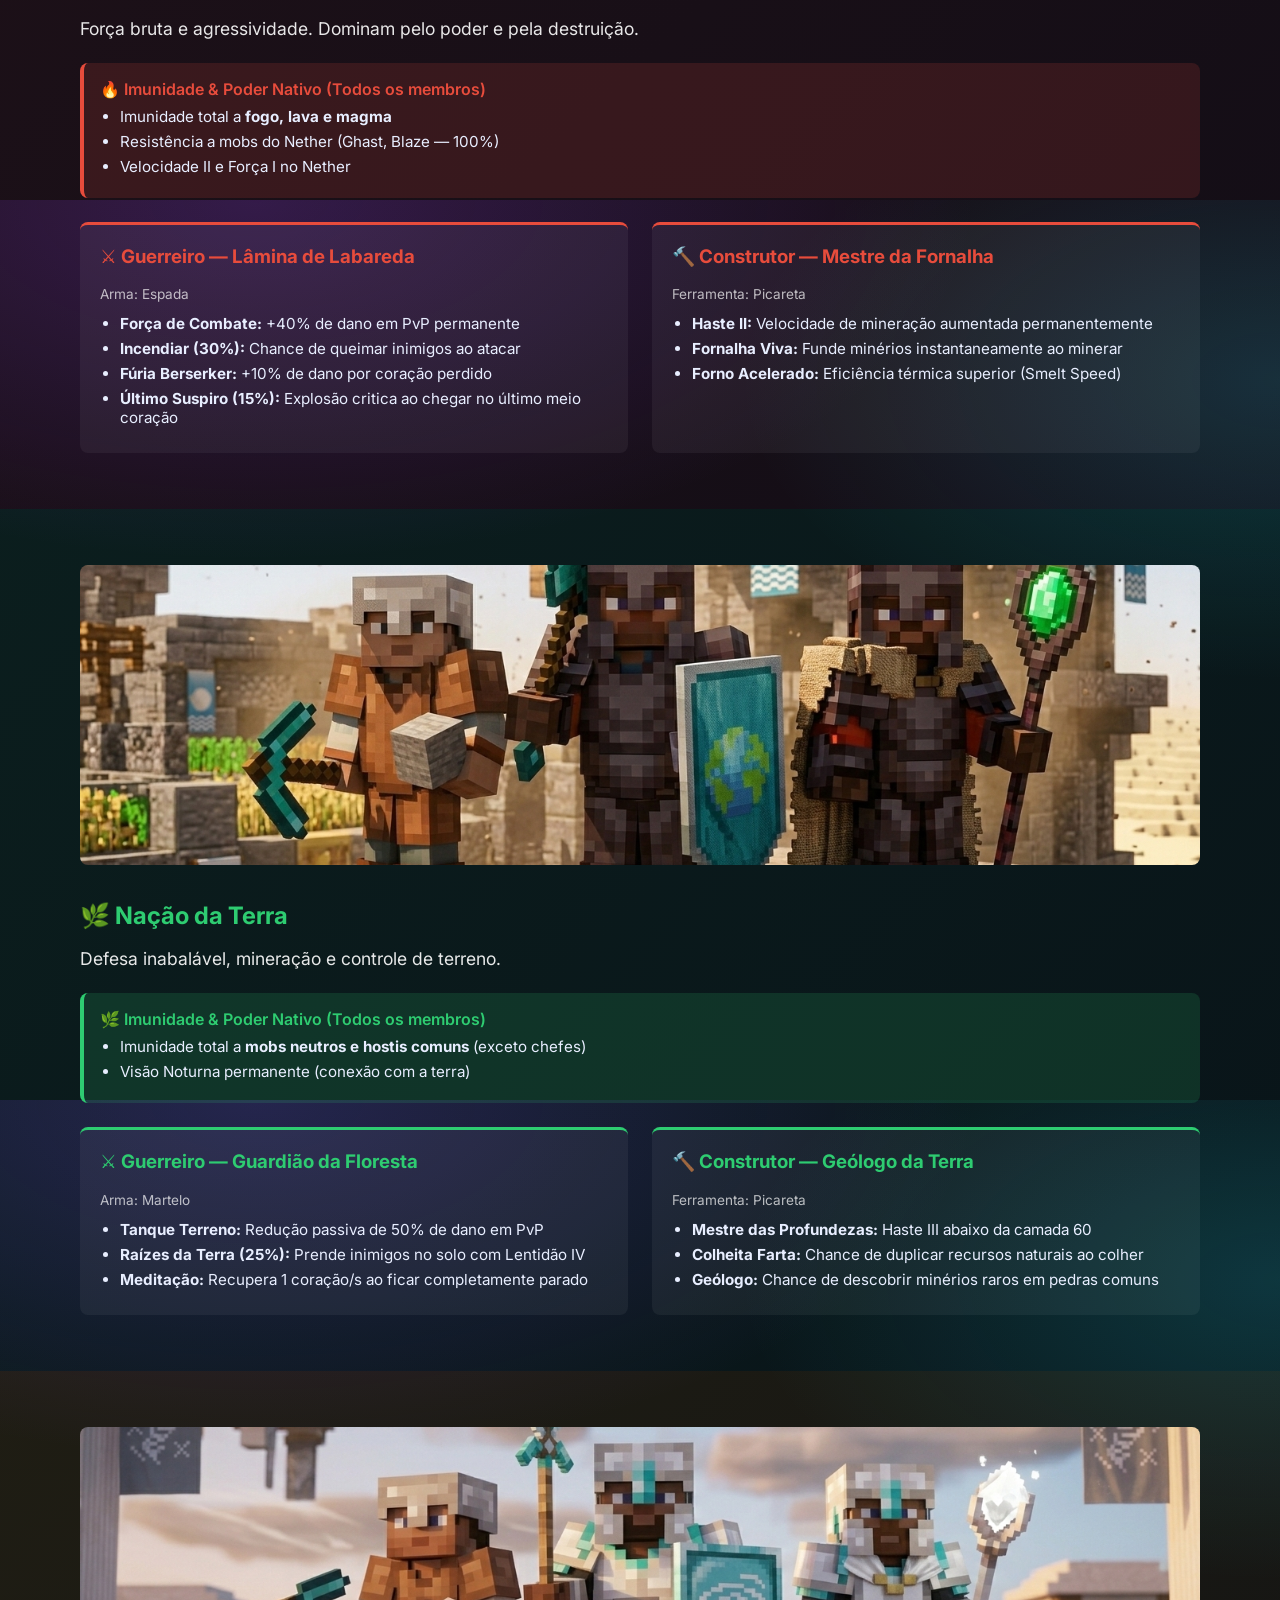
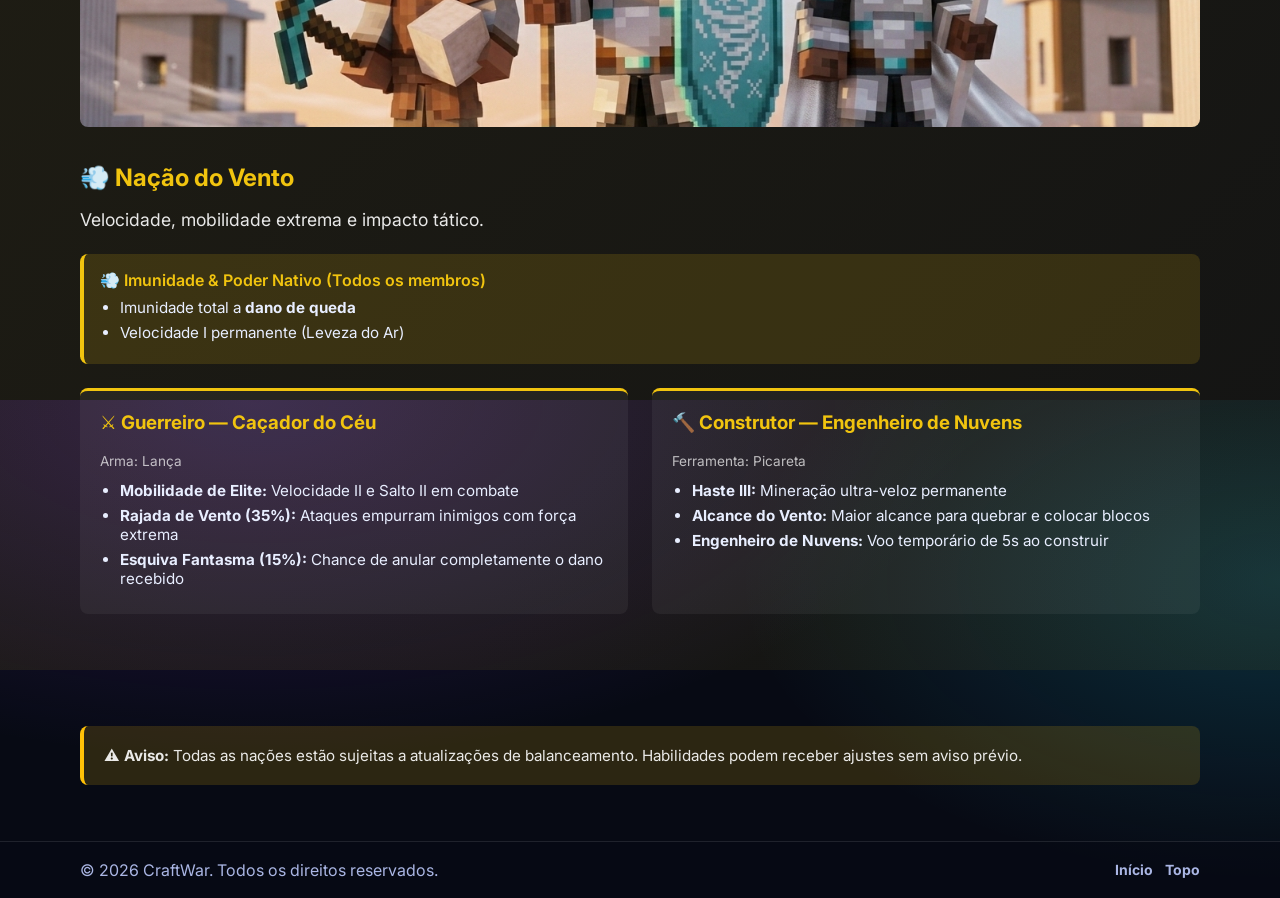
<file: nacoes.html>
<!doctype html>
<html lang="pt-BR">
<head>
  <meta charset="utf-8" />
  <meta name="viewport" content="width=device-width,initial-scale=1" />
  <meta name="theme-color" content="#0b1020" />
  <title>CraftWar — Nações</title>
  <meta name="description" content="CraftWar — 5 Nações: Água, Fogo, Terra, Vento e Sombras." />
  <link rel="preconnect" href="https://fonts.googleapis.com" />
  <link rel="preconnect" href="https://fonts.gstatic.com" crossorigin />
  <link href="https://fonts.googleapis.com/css2?family=Inter:wght@400;500;600;700;800&display=swap" rel="stylesheet" />
  <link rel="stylesheet" href="./_css/styles.css" />
  <style>
    @media (max-width: 768px) {
      .nation-classes-flex { flex-direction: column !important; align-items: center !important; }
      .nation-classes-flex img { width: 150px !important; height: 150px !important; }
    }
    .perk-list { margin: 0; padding-left: 20px; font-size: 0.95em; }
    .perk-list li { margin-bottom: 6px; }
    .native-box { padding: 16px; border-radius: 8px; border-left: 4px solid; margin-bottom: 24px; }
    .class-card { background: rgba(255,255,255,0.05); padding: 20px; border-radius: 8px; border-top: 3px solid; flex: 1; }
  </style>
</head>
<body>
  <header class="header" id="topo">
    <div class="container header__inner">
      <a class="brand" href="./index.html" aria-label="CraftWar">
        <span class="brand__mark" aria-hidden="true"></span>
        <span class="brand__text">CraftWar</span>
      </a>
      <nav class="nav" aria-label="Navegação">
        <a class="nav__link" href="./index.html">Início</a>
        <a class="nav__link" href="./nacoes.html">Nações</a>
        <a class="nav__link" href="./classes.html">Classes</a>
        <a class="nav__link" href="./regras.html">Regras</a>
        <a class="nav__link" href="./eventos.html">Eventos</a>
        <a class="nav__link" href="./comandos.html">Comandos</a>
        <a class="nav__link" href="./como-entrar.html">Como entrar</a>
      </nav>
      <button class="menuBtn" type="button" id="menuBtn" aria-label="Abrir menu" aria-haspopup="dialog" aria-controls="drawer" aria-expanded="false">☰</button>
      <div class="header__cta">
        <a class="btn btn--ghost" href="./como-entrar.html">IP e Porta</a>
        <a class="btn btn--primary" href="./como-entrar.html">Jogar agora</a>
      </div>
    </div>
  </header>

  <div class="drawer" id="drawer" aria-hidden="true">
    <div class="drawer__backdrop" id="drawerBackdrop"></div>
    <aside class="drawer__panel" role="dialog" aria-modal="true" aria-label="Menu">
      <div class="drawer__head">
        <div class="drawer__title">CraftWar</div>
        <button class="drawer__close" type="button" id="drawerClose" aria-label="Fechar menu">✕</button>
      </div>
      <nav class="drawer__nav" aria-label="Navegação mobile">
        <a class="drawer__link" href="./index.html">Início</a>
        <a class="drawer__link" href="./nacoes.html">Nações</a>
        <a class="drawer__link" href="./classes.html">Classes</a>
        <a class="drawer__link" href="./regras.html">Regras</a>
        <a class="drawer__link" href="./eventos.html">Eventos</a>
        <a class="drawer__link" href="./comandos.html">Comandos</a>
        <a class="drawer__link" href="./como-entrar.html">Como entrar</a>
      </nav>
      <div class="drawer__cta">
        <a class="btn btn--primary btn--wide" href="./como-entrar.html">Jogar agora</a>
        <a class="btn btn--ghost btn--wide" href="./como-entrar.html">IP e Porta</a>
      </div>
    </aside>
  </div>

  <main>
    <section class="section">
      <div class="container">
        <div class="section__head">
          <h2>Nações</h2>
          <p>Escolha sua nação e lute pelo domínio. Cada uma tem identidade, imunidades nativas, habilidades e estilo de jogo únicos.</p>
        </div>
      </div>
    </section>

    <!-- NAÇÃO DA ÁGUA -->
    <section class="section section--nation" style="background: linear-gradient(135deg, rgba(52, 152, 219, 0.1) 0%, rgba(52, 152, 219, 0.05) 100%);">
      <div class="container">
        <div style="margin-bottom: 32px;">
          <img src="./_img/banner_agua.png" alt="Banner Nação da Água" style="width: 100%; max-height: 300px; object-fit: cover; border-radius: 8px;" loading="lazy" />
        </div>

        <h2 style="color: #3498db; margin-bottom: 8px;">🌊 Nação da Água</h2>
        <p style="font-size: 1.1em; margin-bottom: 24px; color: rgba(255,255,255,0.9);">Controle do mar, mobilidade e sobrevivência aquática.</p>

        <div class="native-box" style="background: rgba(52, 152, 219, 0.15); border-color: #3498db;">
          <p style="color: #3498db; font-weight: 600; margin: 0 0 8px 0;">🌊 Imunidade & Poder Nativo (Todos os membros)</p>
          <ul class="perk-list">
            <li>Imunidade total a <strong>afogamento</strong></li>
            <li>Respiração infinita, Visão Noturna e Conduit Power na água</li>
            <li>Nado ultra-veloz com Dolphin's Grace III</li>
            <li>100% de resistência a Guardiões, Afogados e Baiacus oceânicos</li>
          </ul>
        </div>

        <div class="nation-classes-flex" style="display: flex; flex-direction: row; gap: 24px;">
          <div class="class-card" style="border-color: #3498db;">
            <h3 style="color: #3498db; margin-top: 0;">⚔️ Guerreiro — Tritão de Combate</h3>
            <p style="color: rgba(255,255,255,0.7); font-size: 0.85em; margin-bottom: 12px;">Arma: Tridente</p>
            <ul class="perk-list">
              <li><strong>Tritão de Combate:</strong> Velocidade VI e Conduit Power II na água</li>
              <li><strong>Domínio Aquático:</strong> Força II constante dentro d'água</li>
              <li><strong>Arpão (25%):</strong> Chance de puxar inimigos para perto</li>
            </ul>
          </div>

          <div class="class-card" style="border-color: #3498db;">
            <h3 style="color: #3498db; margin-top: 0;">🔨 Construtor — Mestre das Marés</h3>
            <p style="color: rgba(255,255,255,0.7); font-size: 0.85em; margin-bottom: 12px;">Ferramenta: Picareta</p>
            <ul class="perk-list">
              <li><strong>Haste Aquática:</strong> Haste IV permanente ao minerar na água</li>
              <li><strong>Coletor das Marés:</strong> Itens minerados vão direto para o inventário</li>
              <li><strong>Bênção de Atlântida:</strong> Pode colocar blocos na água sem restrições</li>
            </ul>
          </div>
        </div>
      </div>
    </section>

    <!-- NAÇÃO DO FOGO -->
    <section class="section section--nation" style="background: linear-gradient(135deg, rgba(231, 76, 60, 0.1) 0%, rgba(231, 76, 60, 0.05) 100%);">
      <div class="container">
        <div style="margin-bottom: 32px;">
          <img src="./_img/banner_fogo.png" alt="Banner Nação do Fogo" style="width: 100%; max-height: 300px; object-fit: cover; border-radius: 8px;" loading="lazy" />
        </div>

        <h2 style="color: #e74c3c; margin-bottom: 8px;">🔥 Nação do Fogo</h2>
        <p style="font-size: 1.1em; margin-bottom: 24px; color: rgba(255,255,255,0.9);">Força bruta e agressividade. Dominam pelo poder e pela destruição.</p>

        <div class="native-box" style="background: rgba(231, 76, 60, 0.15); border-color: #e74c3c;">
          <p style="color: #e74c3c; font-weight: 600; margin: 0 0 8px 0;">🔥 Imunidade & Poder Nativo (Todos os membros)</p>
          <ul class="perk-list">
            <li>Imunidade total a <strong>fogo, lava e magma</strong></li>
            <li>Resistência a mobs do Nether (Ghast, Blaze — 100%)</li>
            <li>Velocidade II e Força I no Nether</li>
          </ul>
        </div>

        <div class="nation-classes-flex" style="display: flex; flex-direction: row; gap: 24px;">
          <div class="class-card" style="border-color: #e74c3c;">
            <h3 style="color: #e74c3c; margin-top: 0;">⚔️ Guerreiro — Lâmina de Labareda</h3>
            <p style="color: rgba(255,255,255,0.7); font-size: 0.85em; margin-bottom: 12px;">Arma: Espada</p>
            <ul class="perk-list">
              <li><strong>Força de Combate:</strong> +40% de dano em PvP permanente</li>
              <li><strong>Incendiar (30%):</strong> Chance de queimar inimigos ao atacar</li>
              <li><strong>Fúria Berserker:</strong> +10% de dano por coração perdido</li>
              <li><strong>Último Suspiro (15%):</strong> Explosão critica ao chegar no último meio coração</li>
            </ul>
          </div>

          <div class="class-card" style="border-color: #e74c3c;">
            <h3 style="color: #e74c3c; margin-top: 0;">🔨 Construtor — Mestre da Fornalha</h3>
            <p style="color: rgba(255,255,255,0.7); font-size: 0.85em; margin-bottom: 12px;">Ferramenta: Picareta</p>
            <ul class="perk-list">
              <li><strong>Haste II:</strong> Velocidade de mineração aumentada permanentemente</li>
              <li><strong>Fornalha Viva:</strong> Funde minérios instantaneamente ao minerar</li>
              <li><strong>Forno Acelerado:</strong> Eficiência térmica superior (Smelt Speed)</li>
            </ul>
          </div>
        </div>
      </div>
    </section>

    <!-- NAÇÃO DA TERRA -->
    <section class="section section--nation" style="background: linear-gradient(135deg, rgba(46, 204, 113, 0.1) 0%, rgba(46, 204, 113, 0.05) 100%);">
      <div class="container">
        <div style="margin-bottom: 32px;">
          <img src="./_img/banner_terra.png" alt="Banner Nação da Terra" style="width: 100%; max-height: 300px; object-fit: cover; border-radius: 8px;" loading="lazy" />
        </div>

        <h2 style="color: #2ecc71; margin-bottom: 8px;">🌿 Nação da Terra</h2>
        <p style="font-size: 1.1em; margin-bottom: 24px; color: rgba(255,255,255,0.9);">Defesa inabalável, mineração e controle de terreno.</p>

        <div class="native-box" style="background: rgba(46, 204, 113, 0.15); border-color: #2ecc71;">
          <p style="color: #2ecc71; font-weight: 600; margin: 0 0 8px 0;">🌿 Imunidade & Poder Nativo (Todos os membros)</p>
          <ul class="perk-list">
            <li>Imunidade total a <strong>mobs neutros e hostis comuns</strong> (exceto chefes)</li>
            <li>Visão Noturna permanente (conexão com a terra)</li>
          </ul>
        </div>

        <div class="nation-classes-flex" style="display: flex; flex-direction: row; gap: 24px;">
          <div class="class-card" style="border-color: #2ecc71;">
            <h3 style="color: #2ecc71; margin-top: 0;">⚔️ Guerreiro — Guardião da Floresta</h3>
            <p style="color: rgba(255,255,255,0.7); font-size: 0.85em; margin-bottom: 12px;">Arma: Martelo</p>
            <ul class="perk-list">
              <li><strong>Tanque Terreno:</strong> Redução passiva de 50% de dano em PvP</li>
              <li><strong>Raízes da Terra (25%):</strong> Prende inimigos no solo com Lentidão IV</li>
              <li><strong>Meditação:</strong> Recupera 1 coração/s ao ficar completamente parado</li>
            </ul>
          </div>

          <div class="class-card" style="border-color: #2ecc71;">
            <h3 style="color: #2ecc71; margin-top: 0;">🔨 Construtor — Geólogo da Terra</h3>
            <p style="color: rgba(255,255,255,0.7); font-size: 0.85em; margin-bottom: 12px;">Ferramenta: Picareta</p>
            <ul class="perk-list">
              <li><strong>Mestre das Profundezas:</strong> Haste III abaixo da camada 60</li>
              <li><strong>Colheita Farta:</strong> Chance de duplicar recursos naturais ao colher</li>
              <li><strong>Geólogo:</strong> Chance de descobrir minérios raros em pedras comuns</li>
            </ul>
          </div>
        </div>
      </div>
    </section>

    <!-- NAÇÃO DO VENTO -->
    <section class="section section--nation" style="background: linear-gradient(135deg, rgba(241, 196, 15, 0.1) 0%, rgba(241, 196, 15, 0.05) 100%);">
      <div class="container">
        <div style="margin-bottom: 32px;">
          <img src="./_img/banner_vento.png" alt="Banner Nação do Vento" style="width: 100%; max-height: 300px; object-fit: cover; border-radius: 8px;" loading="lazy" />
        </div>

        <h2 style="color: #f1c40f; margin-bottom: 8px;">💨 Nação do Vento</h2>
        <p style="font-size: 1.1em; margin-bottom: 24px; color: rgba(255,255,255,0.9);">Velocidade, mobilidade extrema e impacto tático.</p>

        <div class="native-box" style="background: rgba(241, 196, 15, 0.15); border-color: #f1c40f;">
          <p style="color: #f1c40f; font-weight: 600; margin: 0 0 8px 0;">💨 Imunidade & Poder Nativo (Todos os membros)</p>
          <ul class="perk-list">
            <li>Imunidade total a <strong>dano de queda</strong></li>
            <li>Velocidade I permanente (Leveza do Ar)</li>
          </ul>
        </div>

        <div class="nation-classes-flex" style="display: flex; flex-direction: row; gap: 24px;">
          <div class="class-card" style="border-color: #f1c40f;">
            <h3 style="color: #f1c40f; margin-top: 0;">⚔️ Guerreiro — Caçador do Céu</h3>
            <p style="color: rgba(255,255,255,0.7); font-size: 0.85em; margin-bottom: 12px;">Arma: Lança</p>
            <ul class="perk-list">
              <li><strong>Mobilidade de Elite:</strong> Velocidade II e Salto II em combate</li>
              <li><strong>Rajada de Vento (35%):</strong> Ataques empurram inimigos com força extrema</li>
              <li><strong>Esquiva Fantasma (15%):</strong> Chance de anular completamente o dano recebido</li>
            </ul>
          </div>

          <div class="class-card" style="border-color: #f1c40f;">
            <h3 style="color: #f1c40f; margin-top: 0;">🔨 Construtor — Engenheiro de Nuvens</h3>
            <p style="color: rgba(255,255,255,0.7); font-size: 0.85em; margin-bottom: 12px;">Ferramenta: Picareta</p>
            <ul class="perk-list">
              <li><strong>Haste III:</strong> Mineração ultra-veloz permanente</li>
              <li><strong>Alcance do Vento:</strong> Maior alcance para quebrar e colocar blocos</li>
              <li><strong>Engenheiro de Nuvens:</strong> Voo temporário de 5s ao construir</li>
            </ul>
          </div>
        </div>
      </div>
    </section>

    <!-- NAÇÃO DAS SOMBRAS (BLACK)
    <section class="section section--nation" style="background: linear-gradient(135deg, rgba(80, 0, 120, 0.18) 0%, rgba(30, 10, 50, 0.18) 100%); border-top: 1px solid rgba(150,0,255,0.15);">
      <div class="container">
        <div style="margin-bottom: 32px;">
          <img src="./_img/banner_sombras.png" alt="Banner Nação das Sombras" style="width: 100%; max-height: 300px; object-fit: cover; border-radius: 8px;" loading="lazy" onerror="this.style.display='none'" />
        </div>

        <h2 style="color: #9b59b6; margin-bottom: 8px;">🌑 Nação das Sombras</h2>
        <p style="font-size: 1.1em; margin-bottom: 8px; color: rgba(255,255,255,0.9);">Furtividade, controle das sombras e ataques-surpresa.</p>
        <p style="font-size: 0.9em; margin-bottom: 24px; color: rgba(200,150,255,0.8);">⚠️ Nação especial — acesso exclusivo por convite ou compra.</p>

        <div class="native-box" style="background: rgba(155, 89, 182, 0.15); border-color: #9b59b6;">
          <p style="color: #9b59b6; font-weight: 600; margin: 0 0 8px 0;">🌑 Imunidade & Poder Nativo (Todos os membros)</p>
          <ul class="perk-list">
            <li>Imunidade total a <strong>Cegueira</strong> e visão perfeita no escuro</li>
            <li>Visão Noturna permanente em cavernas e noite</li>
          </ul>
        </div>

        <div class="nation-classes-flex" style="display: flex; flex-wrap: wrap; flex-direction: row; gap: 24px;">
          <div class="class-card" style="border-color: #9b59b6; min-width: 200px;">
            <h3 style="color: #9b59b6; margin-top: 0;">🗡️ Titã da Noite</h3>
            <p style="color: rgba(255,255,255,0.7); font-size: 0.85em; margin-bottom: 12px;">Arma: Martelo Pesado — Tanque</p>
            <ul class="perk-list">
              <li><strong>Couraça Abissal:</strong> Resistência III permanente</li>
              <li><strong>Pele de Rocha (25%):</strong> Regenera vida ao receber golpes</li>
              <li><strong>Peso de Sombras:</strong> Imunidade total a Knockback</li>
            </ul>
          </div>

          <div class="class-card" style="border-color: #9b59b6; min-width: 200px;">
            <h3 style="color: #9b59b6; margin-top: 0;">🌙 Lâmina Fantasma</h3>
            <p style="color: rgba(255,255,255,0.7); font-size: 0.85em; margin-bottom: 12px;">Arma: Adagas de Ébano — Assassino</p>
            <ul class="perk-list">
              <li><strong>Mimetismo:</strong> Invisível enquanto agachado</li>
              <li><strong>Esquiva das Sombras (20%):</strong> Anula dano recebido (CD 12s)</li>
              <li><strong>Apunhalar:</strong> Dano triplicado ao atacar pelas costas</li>
            </ul>
          </div>

          <div class="class-card" style="border-color: #9b59b6; min-width: 200px;">
            <h3 style="color: #9b59b6; margin-top: 0;">🏹 Rastreador Sombrio</h3>
            <p style="color: rgba(255,255,255,0.7); font-size: 0.85em; margin-bottom: 12px;">Arma: Arco do Vazio — Arqueiro</p>
            <ul class="perk-list">
              <li><strong>Olhar Cego (30%):</strong> Flechas aplicam cegueira ao alvo</li>
              <li><strong>Agilidade Sombria:</strong> Velocidade II e Salto II permanentes</li>
              <li><strong>Tiro Fantasma:</strong> Dano aumentado com base na distância</li>
            </ul>
          </div>

          <div class="class-card" style="border-color: #9b59b6; min-width: 200px;">
            <h3 style="color: #9b59b6; margin-top: 0;">⚔️ Guerreiro das Sombras</h3>
            <p style="color: rgba(255,255,255,0.7); font-size: 0.85em; margin-bottom: 12px;">Arma: Lâmina de Ébano</p>
            <ul class="perk-list">
              <li><strong>Toque de Wither (20%):</strong> Chance de aplicar Wither ao bater</li>
              <li><strong>Peso de Sombras:</strong> Resistência II e Imunidade a Knockback</li>
              <li><strong>Manto da Noite:</strong> Invisível ao agachar</li>
            </ul>
          </div>

          <div class="class-card" style="border-color: #9b59b6; min-width: 200px;">
            <h3 style="color: #9b59b6; margin-top: 0;">⛏️ Construtor Sombrio</h3>
            <p style="color: rgba(255,255,255,0.7); font-size: 0.85em; margin-bottom: 12px;">Arma: Picareta de Obsidiana</p>
            <ul class="perk-list">
              <li><strong>Mineração Abissal:</strong> Haste III permanente</li>
              <li><strong>Voz do Abismo:</strong> Chance de encontrar tesouros raros no Deepslate</li>
              <li><strong>Furtividade Precisa:</strong> Mineração silenciosa e eficiente</li>
            </ul>
          </div>
        </div>
      </div>
    </section>
    -->

    <section class="section">
      <div class="container">
        <div style="background: rgba(255, 193, 7, 0.15); padding: 20px; border-radius: 8px; border-left: 4px solid #ffc107;">
          <p style="color: rgba(255,255,255,0.9); margin: 0; font-size: 0.95em;">
            <strong>⚠️ Aviso:</strong> Todas as nações estão sujeitas a atualizações de balanceamento. Habilidades podem receber ajustes sem aviso prévio.
          </p>
        </div>
      </div>
    </section>
  </main>

  <footer class="footer">
    <div class="container footer__inner">
      <p>© <span id="year"></span> CraftWar. Todos os direitos reservados.</p>
      <div class="footer__links">
        <a href="./index.html">Início</a>
        <a href="#topo">Topo</a>
      </div>
    </div>
  </footer>

  <script>
    (function () {
      const drawer = document.getElementById('drawer');
      const btn = document.getElementById('menuBtn');
      const closeBtn = document.getElementById('drawerClose');
      const backdrop = document.getElementById('drawerBackdrop');
      function openDrawer() { drawer.classList.add('isOpen'); drawer.setAttribute('aria-hidden', 'false'); btn?.setAttribute('aria-expanded', 'true'); }
      function closeDrawer() { drawer.classList.remove('isOpen'); drawer.setAttribute('aria-hidden', 'true'); btn?.setAttribute('aria-expanded', 'false'); }
      btn?.addEventListener('click', openDrawer);
      closeBtn?.addEventListener('click', closeDrawer);
      backdrop?.addEventListener('click', closeDrawer);
      drawer?.querySelectorAll('a').forEach(a => a.addEventListener('click', closeDrawer));
      document.addEventListener('keydown', (e) => { if (e.key === 'Escape') closeDrawer(); });
    })();
    document.getElementById('year').textContent = String(new Date().getFullYear());
  </script>
</body>
</html>
</file>
<file: _css/styles.css>
:root{
  --bg:#070a14;
  --panel:#0b1020;
  --panel2:#0f1831;
  --text:#e8eeff;
  --muted:#aab6e4;
  --line:rgba(255,255,255,.10);
  --brand:#7c3aed;
  --brand2:#22d3ee;
  --ok:#22c55e;
  --warn:#f59e0b;
  --radius:16px;
}
*{box-sizing:border-box}
html{scroll-behavior:smooth}
html,body{height:100%}
body{
  margin:0;
  font-family:Inter,system-ui,-apple-system,Segoe UI,Roboto,Arial,sans-serif;
  color:var(--text);
  background:radial-gradient(1200px 600px at 20% 0%, rgba(124,58,237,.25), transparent 60%),
             radial-gradient(900px 500px at 100% 20%, rgba(34,211,238,.18), transparent 60%),
             var(--bg);
}
a{color:inherit;text-decoration:none}
.container{width:min(1120px, 92%); margin:0 auto}

.header{
  position:sticky; top:0; z-index:3000;
  backdrop-filter:saturate(180%) blur(14px);
  background:rgba(7,10,20,.55);
  border-bottom:1px solid var(--line);
}
.header__inner{display:flex; align-items:center; justify-content:space-between; gap:16px; padding:14px 0}
.brand{display:flex; align-items:center; gap:10px; font-weight:800}
.brand__mark{width:12px; height:12px; border-radius:6px; background:linear-gradient(135deg,var(--brand),var(--brand2)); box-shadow:0 0 0 6px rgba(124,58,237,.18)}
.brand__text{letter-spacing:.2px}
.nav{display:flex; gap:14px; align-items:center}
.nav__link{color:var(--muted); font-weight:600; font-size:14px}
.nav__link:hover{color:var(--text)}
.header__cta{display:flex; gap:10px; align-items:center}

.menuBtn{display:none}
.menuBtn{
  border:1px solid var(--line);
  background:rgba(255,255,255,.04);
  color:var(--text);
  width:42px;
  height:42px;
  border-radius:12px;
  font-weight:900;
  cursor:pointer;
}

.drawer{display:none}
.drawer.isOpen{display:block}
.drawer__backdrop{
  position:fixed;
  inset:0;
  background:rgba(0,0,0,.55);
  z-index:4000;
}
.drawer__panel{
  position:fixed;
  top:0; right:0;
  height:100vh;
  width:min(360px, 86vw);
  background:linear-gradient(180deg, rgba(15,24,49,.98), rgba(11,16,32,.96));
  border-left:1px solid var(--line);
  z-index:4100;
  padding:14px;
}
.drawer__head{display:flex; align-items:center; justify-content:space-between; gap:10px; padding:6px 4px 12px}
.drawer__title{font-weight:900; letter-spacing:.2px}
.drawer__close{
  border:1px solid var(--line);
  background:rgba(255,255,255,.04);
  color:var(--text);
  width:42px;
  height:42px;
  border-radius:12px;
  font-weight:900;
  cursor:pointer;
}
.drawer__nav{display:grid; gap:10px; padding:6px 4px}
.drawer__link{
  display:flex;
  align-items:center;
  justify-content:space-between;
  padding:12px 12px;
  border-radius:14px;
  border:1px solid var(--line);
  background:rgba(255,255,255,.04);
  color:rgba(255,255,255,.92);
  font-weight:800;
}
.drawer__link:hover{background:rgba(255,255,255,.06)}
.drawer__cta{margin-top:10px; display:grid; gap:10px}

.btn{
  border:1px solid var(--line);
  background:transparent;
  color:var(--text);
  padding:10px 14px;
  border-radius:12px;
  font-weight:700;
  font-size:14px;
  cursor:pointer;
  transition:transform .08s ease, background .2s ease, border-color .2s ease;
}
.btn:active{transform:translateY(1px)}
.btn--primary{border-color:rgba(124,58,237,.45); background:linear-gradient(135deg, rgba(124,58,237,.9), rgba(34,211,238,.55));}
.btn--primary:hover{border-color:rgba(34,211,238,.65)}
.btn--ghost:hover{background:rgba(255,255,255,.06)}
.btn--wide{width:100%}

.btnRow{display:flex; gap:10px; align-items:center; flex-wrap:wrap}
.btnRow .btn{flex:1; min-width:140px}

.hero{position:relative; padding:64px 0 28px}
.hero__grid{display:grid; grid-template-columns:1.15fr .85fr; gap:22px; align-items:start}
.hero__bg{position:absolute; inset:auto 0 0 0; height:1px}
.kicker{display:inline-flex; align-items:center; gap:10px; color:var(--muted); font-weight:700; margin:0 0 10px}
.hero__title{font-size:48px; line-height:1.05; margin:0 0 12px; letter-spacing:-1px}
.hero__subtitle{color:var(--muted); font-size:16px; line-height:1.6; margin:0 0 18px}
.grad{background:linear-gradient(135deg,var(--brand),var(--brand2)); -webkit-background-clip:text; background-clip:text; color:transparent}
.hero__buttons{display:flex; gap:10px; flex-wrap:wrap; margin:0 0 18px}

.stats{display:flex; gap:14px; flex-wrap:wrap}
.stat{border:1px solid var(--line); background:rgba(11,16,32,.6); border-radius:14px; padding:12px 14px; min-width:140px}
.stat__num{font-weight:900; font-size:18px}
.stat__label{color:var(--muted); font-weight:600; font-size:13px; margin-top:2px}

.card{border:1px solid var(--line); background:linear-gradient(180deg, rgba(15,24,49,.92), rgba(11,16,32,.78)); border-radius:var(--radius); padding:16px}
.card__top{display:flex; align-items:center; justify-content:space-between; gap:12px}
.card__eyebrow{margin:0; color:var(--muted); font-weight:700; font-size:12px}
.card__title{margin:0; font-weight:900; font-size:18px}
.pill{display:inline-flex; align-items:center; border:1px solid var(--line); padding:6px 10px; border-radius:999px; font-weight:800; font-size:12px; color:rgba(255,255,255,.9)}
.card__mid{display:grid; grid-template-columns:1fr 1fr; gap:10px; margin:14px 0}
.info{border:1px solid var(--line); background:rgba(255,255,255,.04); border-radius:14px; padding:10px 12px}
.info__k{margin:0; color:var(--muted); font-weight:700; font-size:12px}
.info__v{margin:4px 0 0; font-weight:900}
.card__actions{display:flex; flex-direction:column; gap:10px}
.card__hint{margin:10px 0 0; color:var(--muted); font-size:13px}

.section{padding:56px 0}
.section{scroll-margin-top:84px}
.section--dark{background:rgba(255,255,255,.02); border-top:1px solid var(--line); border-bottom:1px solid var(--line)}
.section__head{margin:0 0 20px}
.section__head h2{margin:0 0 8px; font-size:28px; letter-spacing:-.4px}
.section__head p{margin:0; color:var(--muted); line-height:1.6}

.features{display:grid; grid-template-columns:repeat(3,1fr); gap:14px}
.feature{border:1px solid var(--line); background:rgba(11,16,32,.55); border-radius:var(--radius); padding:16px}
.feature h3{margin:0 0 8px; font-size:16px}
.feature p{margin:0; color:var(--muted); line-height:1.6}

.grid4{display:grid; grid-template-columns:repeat(4,1fr); gap:14px}
.nation{border:1px solid var(--line); border-radius:var(--radius); padding:16px; background:rgba(11,16,32,.55)}
.nation__flag{
  width:100%;
  height:140px;
  object-fit:cover;
  border-radius:14px;
  border:1px solid var(--line);
  background:rgba(255,255,255,.04);
  margin-bottom:12px;
}
.nation__abilities h4{
  margin:14px 0 6px;
  font-size:15px;
  font-weight:700;
  color:var(--text);
}
.nation__abilities ul{
  margin:0 0 12px;
  padding-left:18px;
  color:var(--muted);
  line-height:1.6;
}
.nation__abilities li strong{
  color:var(--text);
}
.nation h3{margin:0 0 6px}
.nation p{margin:0 0 12px; color:var(--muted)}
.list{margin:0; padding-left:18px; color:var(--muted); line-height:1.7}
.nation--water{box-shadow:inset 0 0 0 1px rgba(34,211,238,.22)}
.nation--fire{box-shadow:inset 0 0 0 1px rgba(245,158,11,.22)}
.nation--earth{box-shadow:inset 0 0 0 1px rgba(34,197,94,.18)}
.nation--wind{box-shadow:inset 0 0 0 1px rgba(234,179,8,.18)}

.grid3{display:grid; grid-template-columns:repeat(3,1fr); gap:14px}
.classCard,.event{border:1px solid var(--line); background:rgba(11,16,32,.55); border-radius:var(--radius); padding:16px}
.event__img{
  width:100%;
  height:140px;
  object-fit:cover;
  border-radius:14px;
  border:1px solid var(--line);
  background:rgba(255,255,255,.04);
  margin-bottom:12px;
}
.classCard h3,.event h3{margin:0 0 8px}
.classCard p,.event p{margin:0; color:var(--muted); line-height:1.7}
.tagRow{display:flex; gap:8px; margin-top:12px; flex-wrap:wrap}
.tag{border:1px solid var(--line); padding:6px 10px; border-radius:999px; color:var(--muted); font-weight:700; font-size:12px}

.callout{margin-top:18px; border:1px solid rgba(124,58,237,.35); background:linear-gradient(135deg, rgba(124,58,237,.18), rgba(34,211,238,.08)); border-radius:var(--radius); padding:16px; display:flex; justify-content:space-between; gap:14px; align-items:center}
.callout h3{margin:0 0 6px}
.callout p{margin:0; color:var(--muted); line-height:1.6}

.steps{display:grid; gap:10px}
.step{display:flex; gap:12px; border:1px solid var(--line); background:rgba(11,16,32,.55); border-radius:var(--radius); padding:14px}
.step__n{width:32px; height:32px; border-radius:10px; display:grid; place-items:center; font-weight:900; background:rgba(255,255,255,.06); border:1px solid var(--line)}
.step h3{margin:0 0 4px}
.step p{margin:0; color:var(--muted); line-height:1.6}
.mono{font-family:ui-monospace,SFMono-Regular,Menlo,Monaco,Consolas,monospace}

.faq{margin-top:14px; display:grid; gap:10px}
details{border:1px solid var(--line); border-radius:var(--radius); background:rgba(11,16,32,.55); padding:12px 14px}
summary{cursor:pointer; font-weight:800}
details p{margin:10px 0 0; color:var(--muted); line-height:1.6}

.footer{border-top:1px solid var(--line); padding:18px 0; background:rgba(7,10,20,.65)}
.footer__inner{display:flex; align-items:center; justify-content:space-between; gap:12px; flex-wrap:wrap}
.footer p{margin:0; color:var(--muted)}
.footer__links{display:flex; gap:12px}
.footer__links a{color:var(--muted); font-weight:700; font-size:14px}
.footer__links a:hover{color:var(--text)}

@media (max-width: 980px){
  .hero__grid{grid-template-columns:1fr}
  .nav{display:none}
  .menuBtn{display:inline-grid; place-items:center}
  .features{grid-template-columns:1fr}
  .grid4{grid-template-columns:1fr 1fr}
  .grid3{grid-template-columns:1fr}
}

@media (max-width: 520px){
  .hero__title{font-size:38px}
  .grid4{grid-template-columns:1fr}
  .header__cta{display:none}
}
</file>
